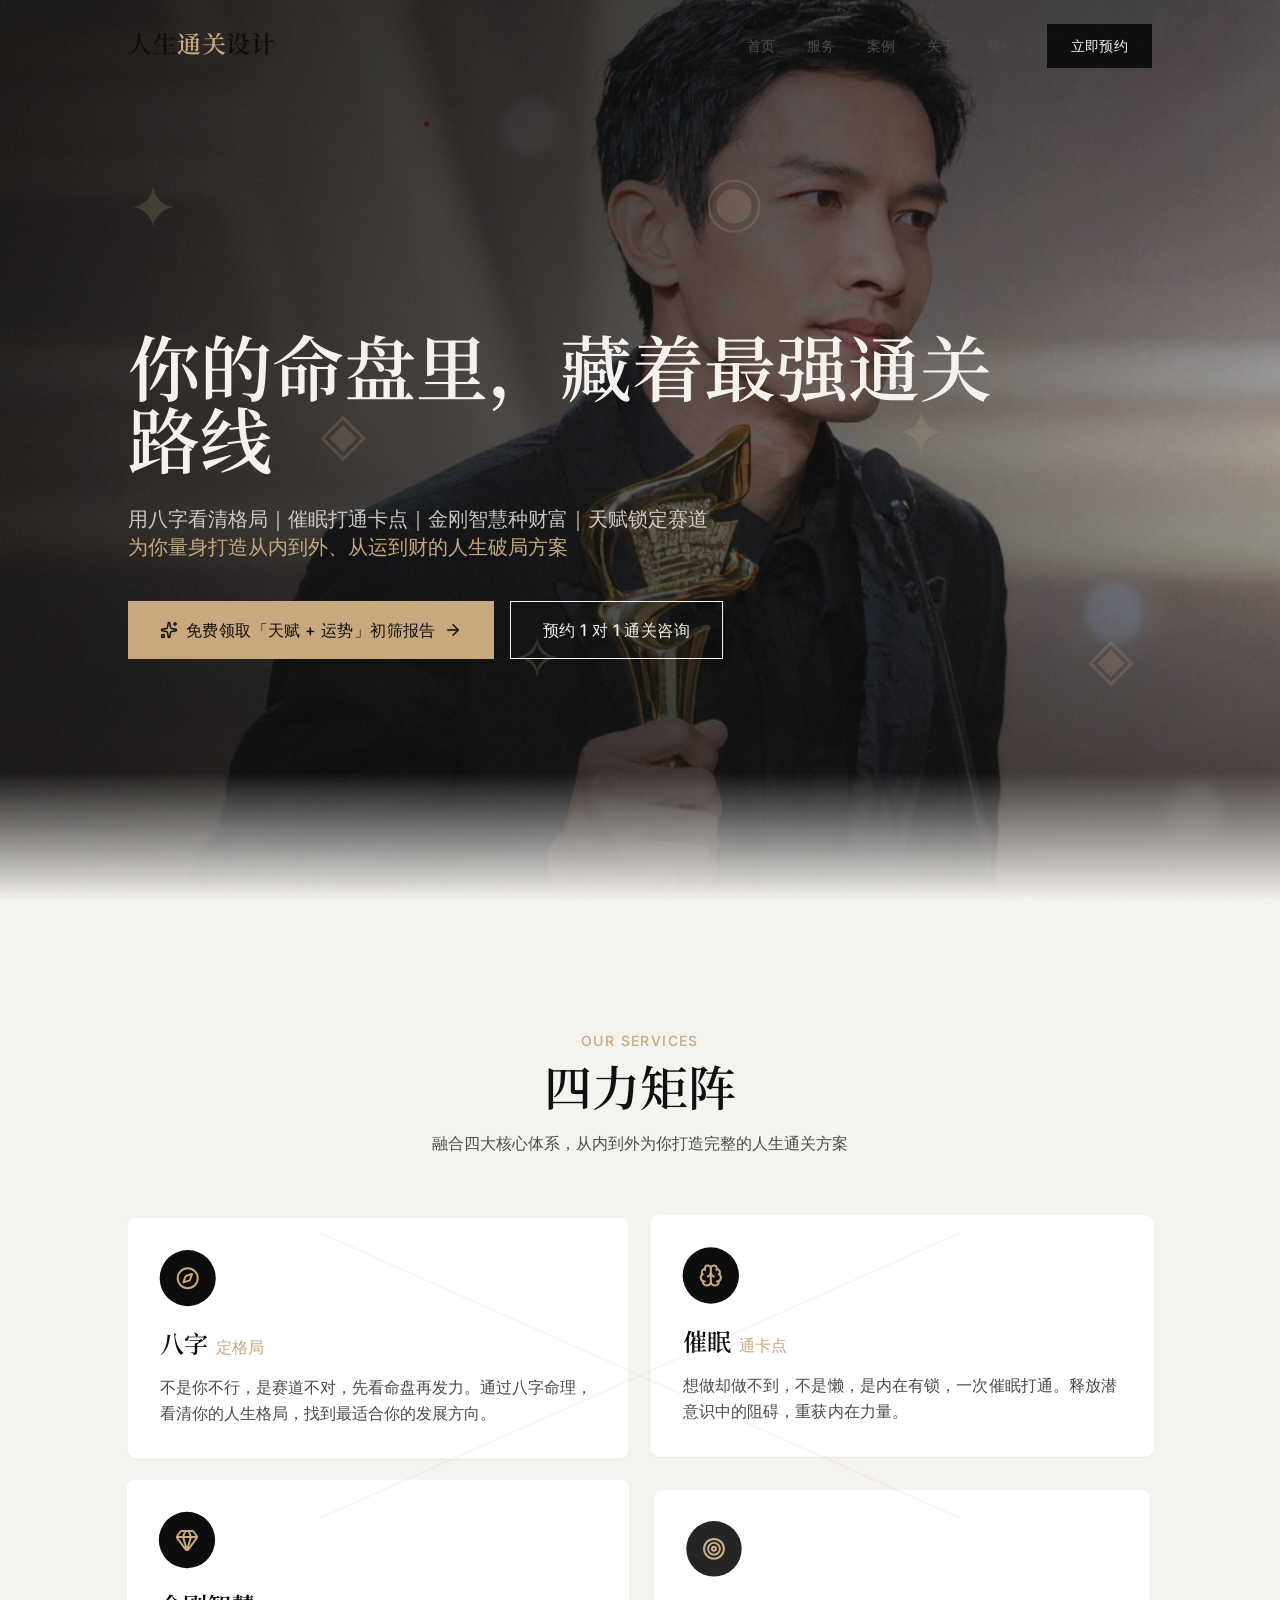
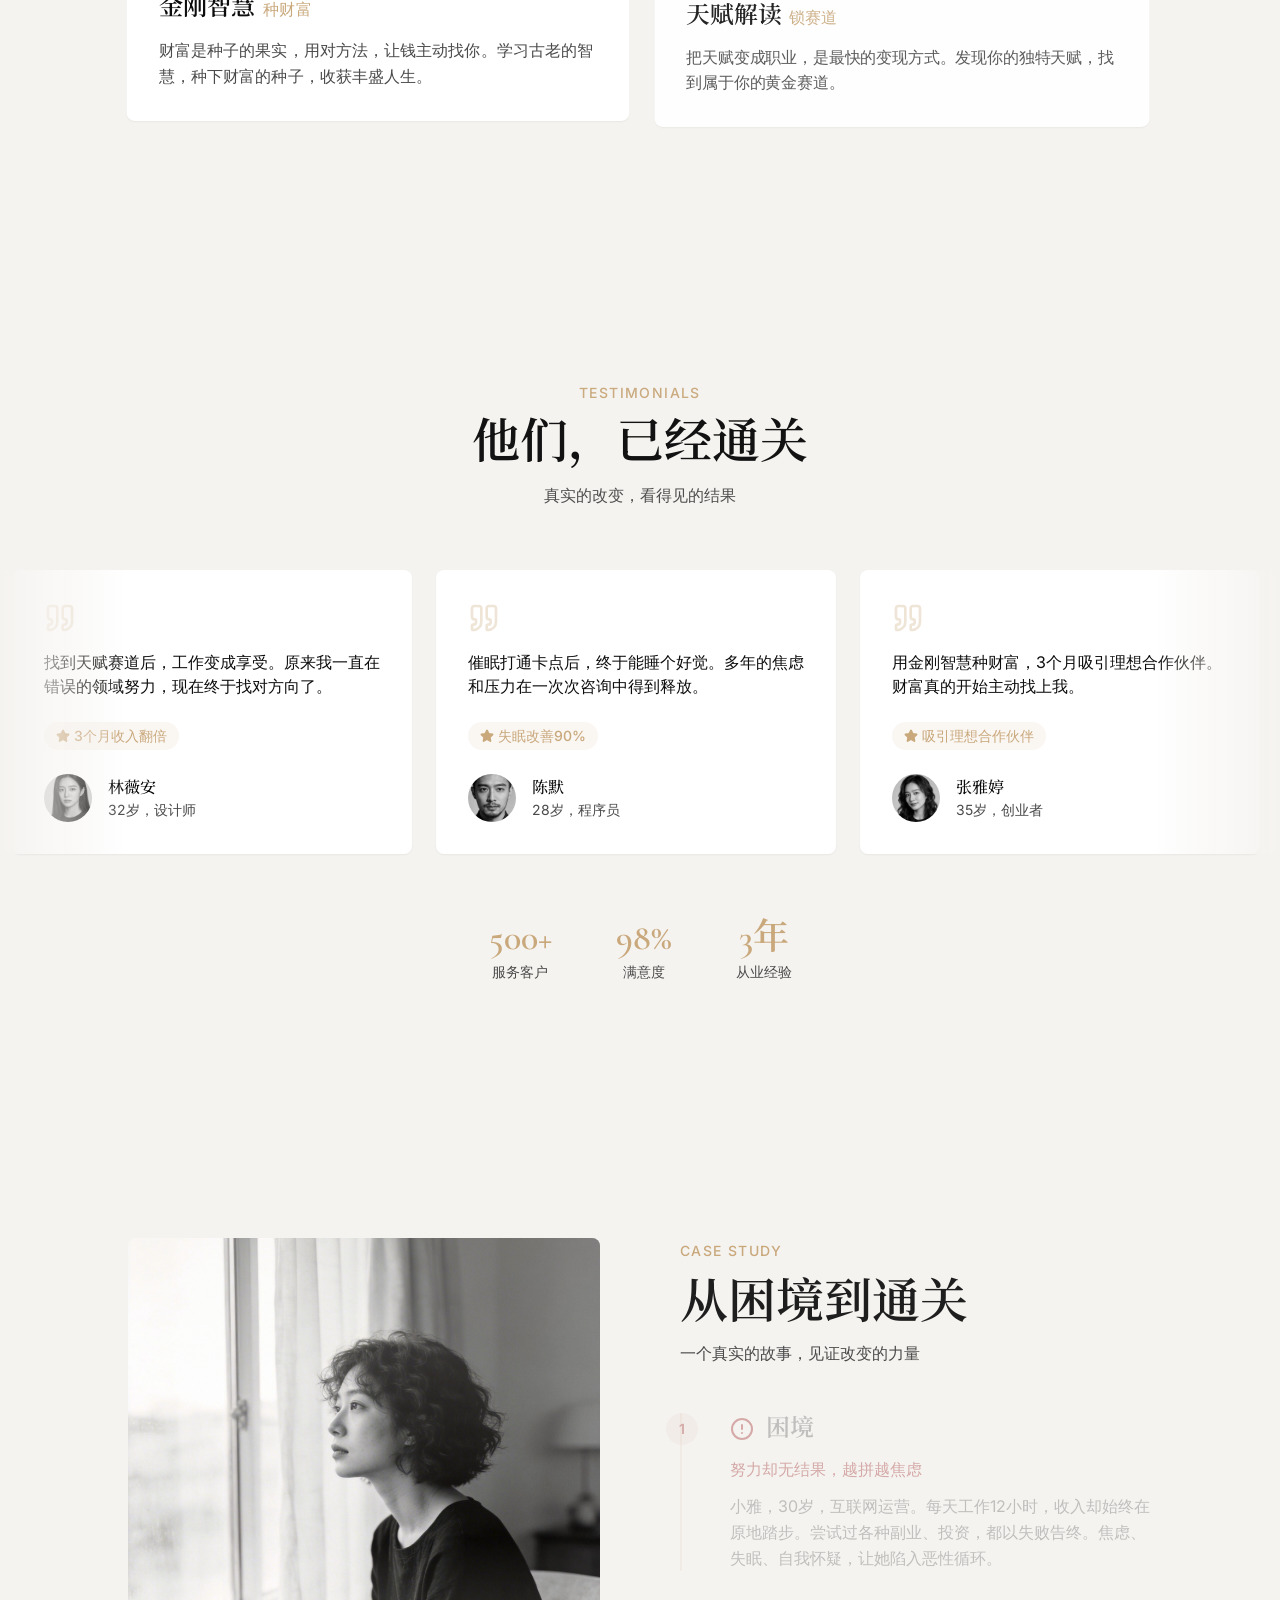
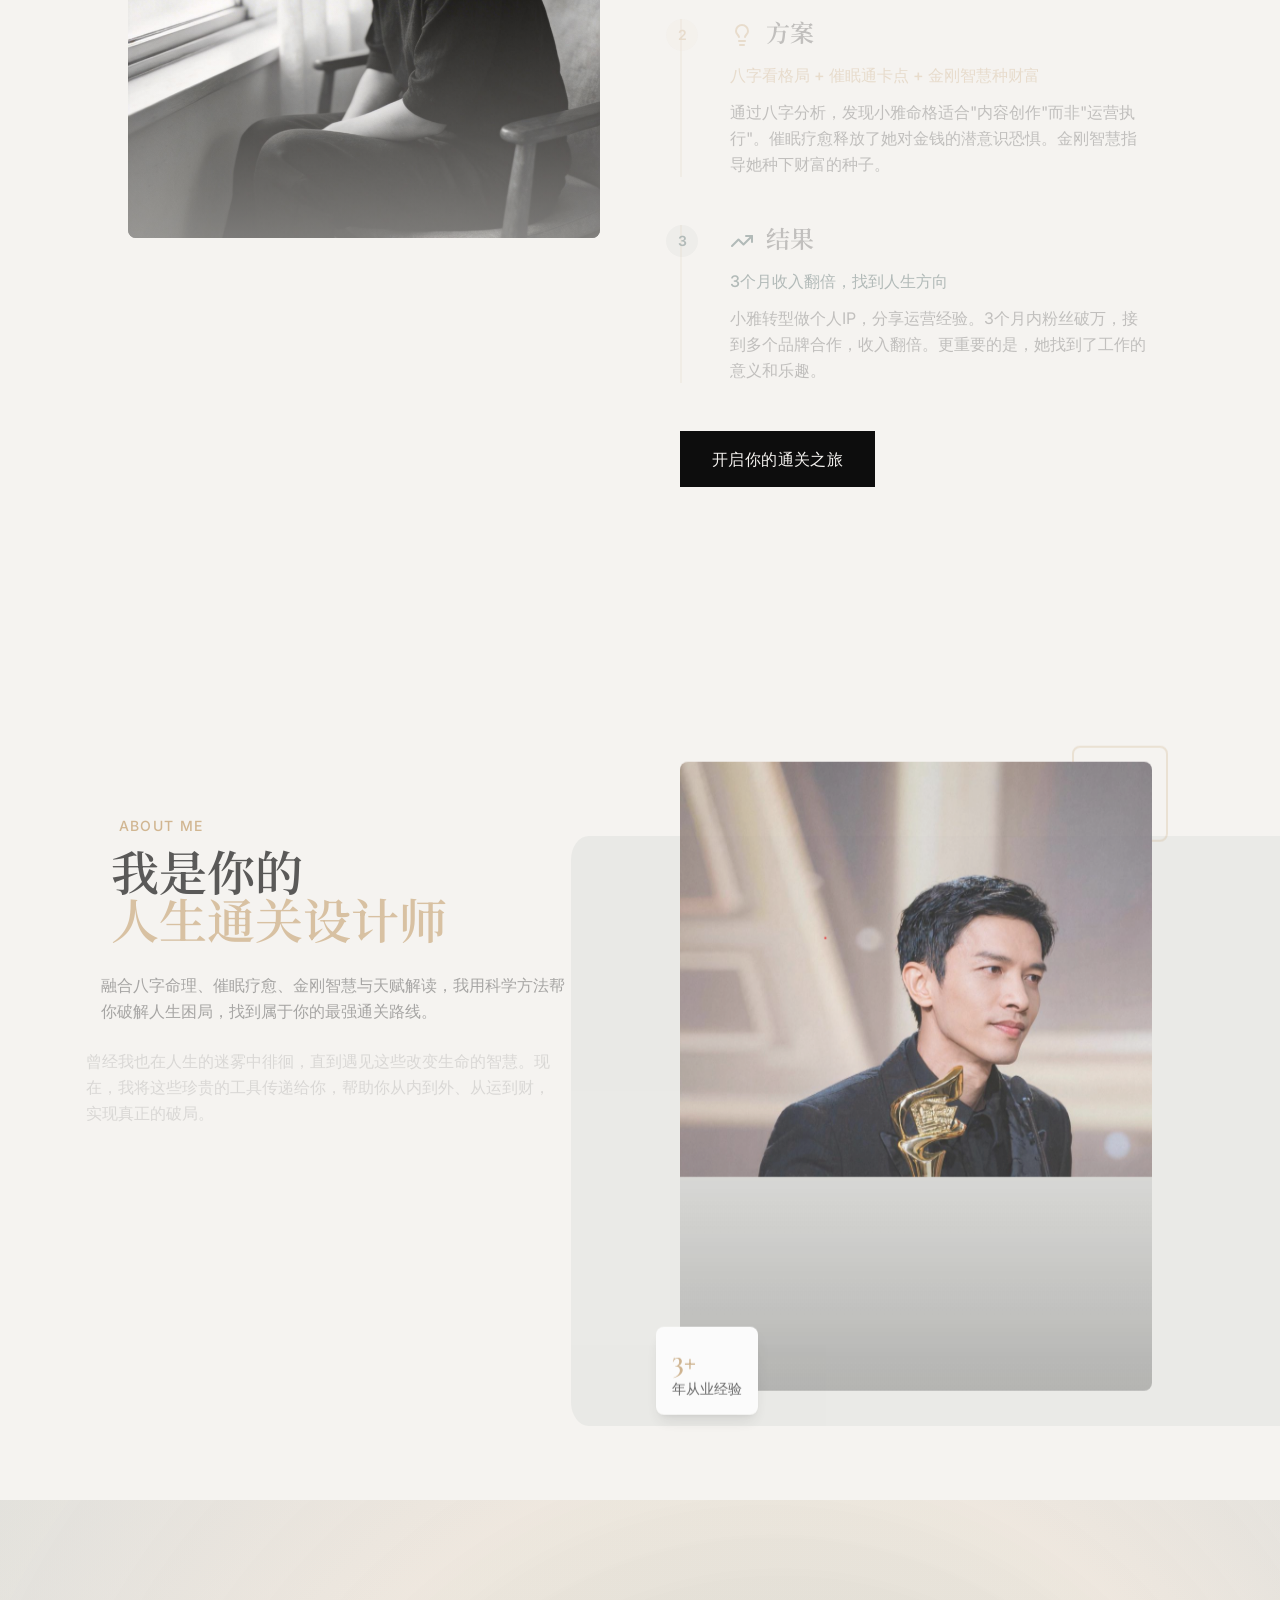
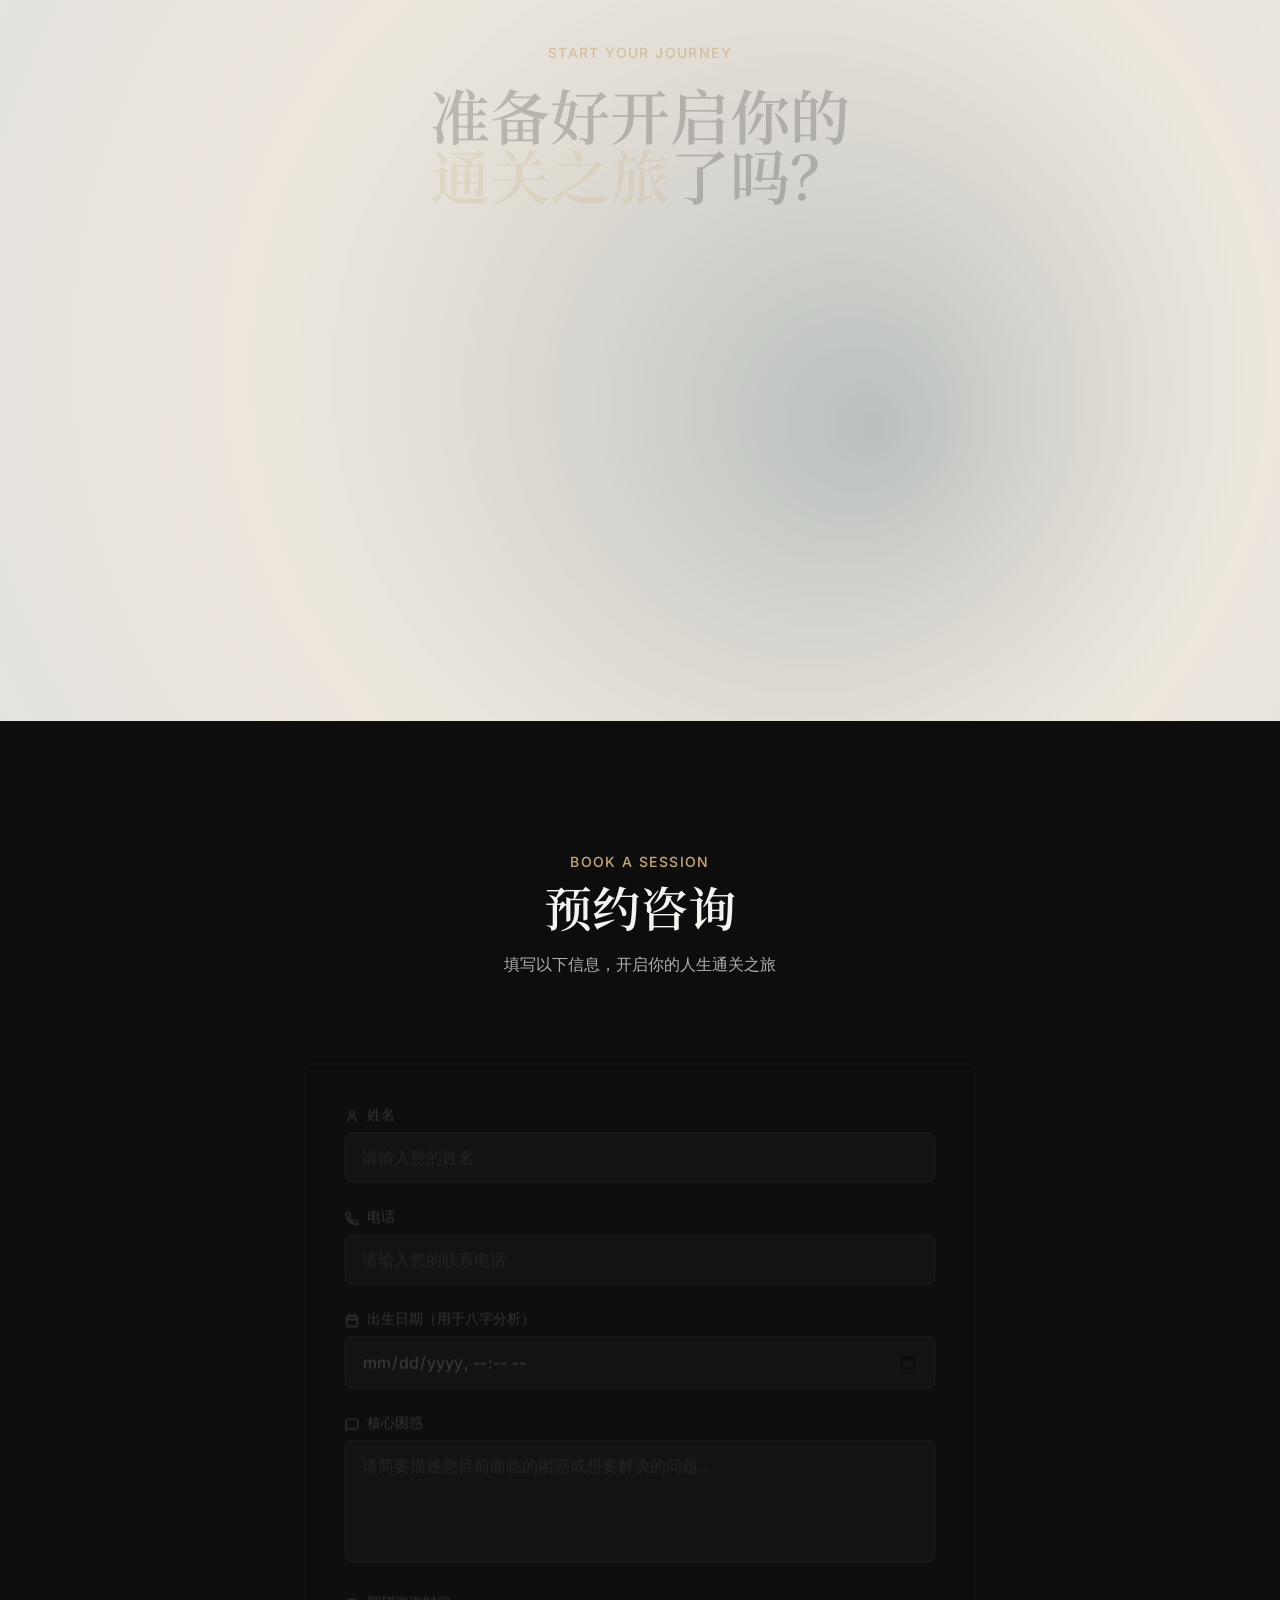
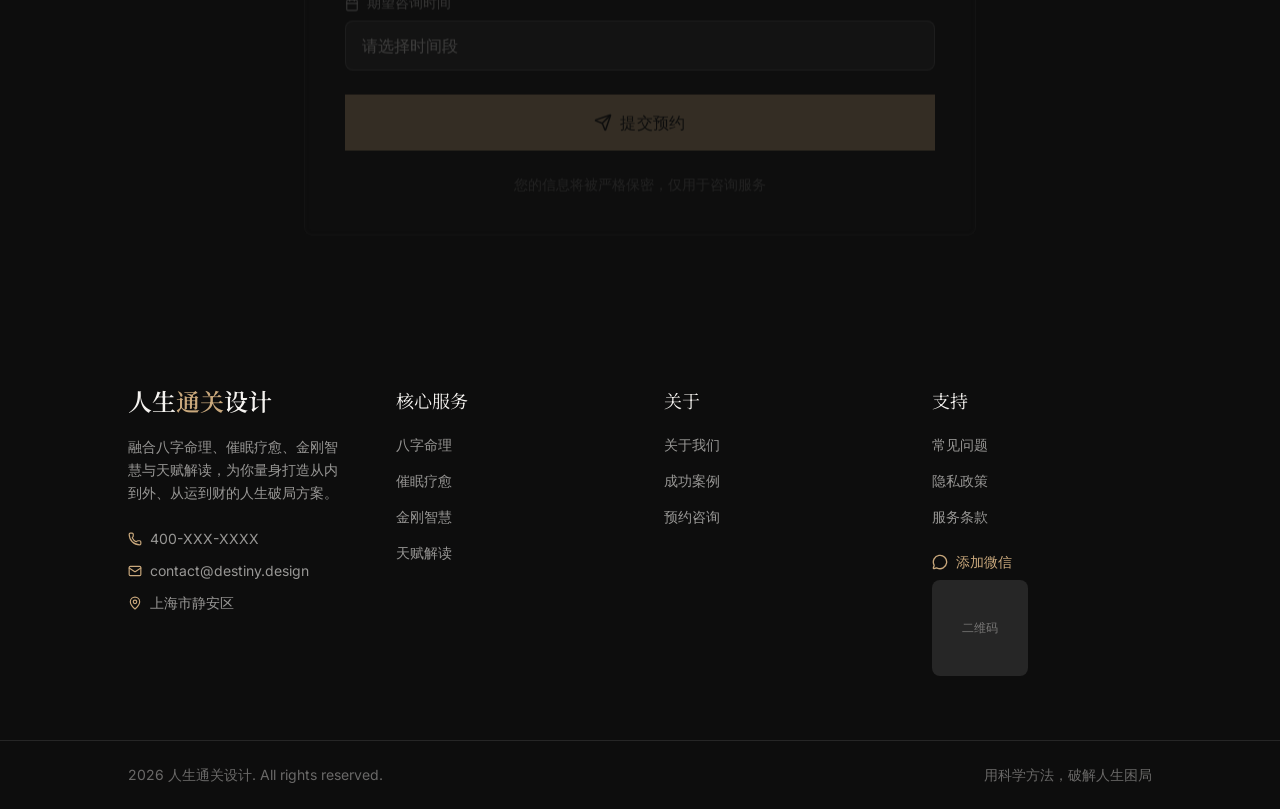
<file: index.html>
<!doctype html>
<html lang="en">
  <head>
    <meta charset="UTF-8" />
    <meta name="viewport" content="width=device-width, initial-scale=1.0" />
    <title>人生通关设计</title>
    <script type="module" crossorigin src="./assets/index-Kxi-uiXn.js"></script>
    <link rel="stylesheet" crossorigin href="./assets/index-CTBLWUE1.css">
  </head>
  <body>
    <div id="root"></div>
  </body>
</html>
</file>
<file: assets/index-CTBLWUE1.css>
@import"https://fonts.googleapis.com/css2?family=Cormorant+Garamond:ital,wght@0,300;0,400;0,500;0,600;0,700;1,300;1,400&family=Inter:wght@300;400;500;600;700&family=Noto+Serif+SC:wght@300;400;500;600;700&display=swap";*,:before,:after{--tw-border-spacing-x: 0;--tw-border-spacing-y: 0;--tw-translate-x: 0;--tw-translate-y: 0;--tw-rotate: 0;--tw-skew-x: 0;--tw-skew-y: 0;--tw-scale-x: 1;--tw-scale-y: 1;--tw-pan-x: ;--tw-pan-y: ;--tw-pinch-zoom: ;--tw-scroll-snap-strictness: proximity;--tw-gradient-from-position: ;--tw-gradient-via-position: ;--tw-gradient-to-position: ;--tw-ordinal: ;--tw-slashed-zero: ;--tw-numeric-figure: ;--tw-numeric-spacing: ;--tw-numeric-fraction: ;--tw-ring-inset: ;--tw-ring-offset-width: 0px;--tw-ring-offset-color: #fff;--tw-ring-color: rgb(59 130 246 / .5);--tw-ring-offset-shadow: 0 0 #0000;--tw-ring-shadow: 0 0 #0000;--tw-shadow: 0 0 #0000;--tw-shadow-colored: 0 0 #0000;--tw-blur: ;--tw-brightness: ;--tw-contrast: ;--tw-grayscale: ;--tw-hue-rotate: ;--tw-invert: ;--tw-saturate: ;--tw-sepia: ;--tw-drop-shadow: ;--tw-backdrop-blur: ;--tw-backdrop-brightness: ;--tw-backdrop-contrast: ;--tw-backdrop-grayscale: ;--tw-backdrop-hue-rotate: ;--tw-backdrop-invert: ;--tw-backdrop-opacity: ;--tw-backdrop-saturate: ;--tw-backdrop-sepia: ;--tw-contain-size: ;--tw-contain-layout: ;--tw-contain-paint: ;--tw-contain-style: }::backdrop{--tw-border-spacing-x: 0;--tw-border-spacing-y: 0;--tw-translate-x: 0;--tw-translate-y: 0;--tw-rotate: 0;--tw-skew-x: 0;--tw-skew-y: 0;--tw-scale-x: 1;--tw-scale-y: 1;--tw-pan-x: ;--tw-pan-y: ;--tw-pinch-zoom: ;--tw-scroll-snap-strictness: proximity;--tw-gradient-from-position: ;--tw-gradient-via-position: ;--tw-gradient-to-position: ;--tw-ordinal: ;--tw-slashed-zero: ;--tw-numeric-figure: ;--tw-numeric-spacing: ;--tw-numeric-fraction: ;--tw-ring-inset: ;--tw-ring-offset-width: 0px;--tw-ring-offset-color: #fff;--tw-ring-color: rgb(59 130 246 / .5);--tw-ring-offset-shadow: 0 0 #0000;--tw-ring-shadow: 0 0 #0000;--tw-shadow: 0 0 #0000;--tw-shadow-colored: 0 0 #0000;--tw-blur: ;--tw-brightness: ;--tw-contrast: ;--tw-grayscale: ;--tw-hue-rotate: ;--tw-invert: ;--tw-saturate: ;--tw-sepia: ;--tw-drop-shadow: ;--tw-backdrop-blur: ;--tw-backdrop-brightness: ;--tw-backdrop-contrast: ;--tw-backdrop-grayscale: ;--tw-backdrop-hue-rotate: ;--tw-backdrop-invert: ;--tw-backdrop-opacity: ;--tw-backdrop-saturate: ;--tw-backdrop-sepia: ;--tw-contain-size: ;--tw-contain-layout: ;--tw-contain-paint: ;--tw-contain-style: }*,:before,:after{box-sizing:border-box;border-width:0;border-style:solid;border-color:#e5e7eb}:before,:after{--tw-content: ""}html,:host{line-height:1.5;-webkit-text-size-adjust:100%;-moz-tab-size:4;-o-tab-size:4;tab-size:4;font-family:Inter,system-ui,sans-serif;font-feature-settings:normal;font-variation-settings:normal;-webkit-tap-highlight-color:transparent}body{margin:0;line-height:inherit}hr{height:0;color:inherit;border-top-width:1px}abbr:where([title]){-webkit-text-decoration:underline dotted;text-decoration:underline dotted}h1,h2,h3,h4,h5,h6{font-size:inherit;font-weight:inherit}a{color:inherit;text-decoration:inherit}b,strong{font-weight:bolder}code,kbd,samp,pre{font-family:ui-monospace,SFMono-Regular,Menlo,Monaco,Consolas,Liberation Mono,Courier New,monospace;font-feature-settings:normal;font-variation-settings:normal;font-size:1em}small{font-size:80%}sub,sup{font-size:75%;line-height:0;position:relative;vertical-align:baseline}sub{bottom:-.25em}sup{top:-.5em}table{text-indent:0;border-color:inherit;border-collapse:collapse}button,input,optgroup,select,textarea{font-family:inherit;font-feature-settings:inherit;font-variation-settings:inherit;font-size:100%;font-weight:inherit;line-height:inherit;letter-spacing:inherit;color:inherit;margin:0;padding:0}button,select{text-transform:none}button,input:where([type=button]),input:where([type=reset]),input:where([type=submit]){-webkit-appearance:button;background-color:transparent;background-image:none}:-moz-focusring{outline:auto}:-moz-ui-invalid{box-shadow:none}progress{vertical-align:baseline}::-webkit-inner-spin-button,::-webkit-outer-spin-button{height:auto}[type=search]{-webkit-appearance:textfield;outline-offset:-2px}::-webkit-search-decoration{-webkit-appearance:none}::-webkit-file-upload-button{-webkit-appearance:button;font:inherit}summary{display:list-item}blockquote,dl,dd,h1,h2,h3,h4,h5,h6,hr,figure,p,pre{margin:0}fieldset{margin:0;padding:0}legend{padding:0}ol,ul,menu{list-style:none;margin:0;padding:0}dialog{padding:0}textarea{resize:vertical}input::-moz-placeholder,textarea::-moz-placeholder{opacity:1;color:#9ca3af}input::placeholder,textarea::placeholder{opacity:1;color:#9ca3af}button,[role=button]{cursor:pointer}:disabled{cursor:default}img,svg,video,canvas,audio,iframe,embed,object{display:block;vertical-align:middle}img,video{max-width:100%;height:auto}[hidden]:where(:not([hidden=until-found])){display:none}:root{--background: 40 14% 96%;--foreground: 0 0% 5%;--card: 40 14% 96%;--card-foreground: 0 0% 5%;--popover: 40 14% 96%;--popover-foreground: 0 0% 5%;--primary: 0 0% 5%;--primary-foreground: 40 14% 96%;--secondary: 40 10% 90%;--secondary-foreground: 0 0% 5%;--muted: 40 10% 90%;--muted-foreground: 0 0% 29%;--accent: 37 35% 63%;--accent-foreground: 0 0% 5%;--destructive: 0 84.2% 60.2%;--destructive-foreground: 0 0% 98%;--border: 40 10% 85%;--input: 40 10% 85%;--ring: 37 35% 63%;--radius: .5rem;--sidebar-background: 40 14% 96%;--sidebar-foreground: 0 0% 29%;--sidebar-primary: 0 0% 5%;--sidebar-primary-foreground: 40 14% 96%;--sidebar-accent: 37 35% 63%;--sidebar-accent-foreground: 0 0% 5%;--sidebar-border: 40 10% 85%;--sidebar-ring: 37 35% 63%}*{border-color:hsl(var(--border))}body{--tw-bg-opacity: 1;background-color:rgb(245 243 240 / var(--tw-bg-opacity, 1));font-family:Inter,system-ui,sans-serif;--tw-text-opacity: 1;color:rgb(13 13 13 / var(--tw-text-opacity, 1));-webkit-font-smoothing:antialiased;-moz-osx-font-smoothing:grayscale;overflow-x:hidden}h1,h2,h3,h4,h5,h6{font-family:Cormorant Garamond,"Noto Serif SC",serif}.btn-primary{--tw-bg-opacity: 1;background-color:rgb(13 13 13 / var(--tw-bg-opacity, 1));padding:1rem 2rem;font-weight:500;letter-spacing:.025em;--tw-text-opacity: 1;color:rgb(245 243 240 / var(--tw-text-opacity, 1));transition-property:all;transition-timing-function:cubic-bezier(.4,0,.2,1);transition-duration:.3s;transition-timing-function:cubic-bezier(0,0,.2,1);animation-duration:.3s;animation-timing-function:cubic-bezier(0,0,.2,1)}.btn-primary:hover{--tw-bg-opacity: 1;background-color:rgb(201 168 124 / var(--tw-bg-opacity, 1));--tw-shadow: 0 0 30px rgba(201, 168, 124, .3);--tw-shadow-colored: 0 0 30px var(--tw-shadow-color);box-shadow:var(--tw-ring-offset-shadow, 0 0 #0000),var(--tw-ring-shadow, 0 0 #0000),var(--tw-shadow);--tw-shadow-color: #c9a87c;--tw-shadow: var(--tw-shadow-colored)}.btn-primary:active{--tw-scale-x: .95;--tw-scale-y: .95;transform:translate(var(--tw-translate-x),var(--tw-translate-y)) rotate(var(--tw-rotate)) skew(var(--tw-skew-x)) skewY(var(--tw-skew-y)) scaleX(var(--tw-scale-x)) scaleY(var(--tw-scale-y))}.btn-secondary{border-width:1px;--tw-border-opacity: 1;border-color:rgb(13 13 13 / var(--tw-border-opacity, 1));padding:1rem 2rem;font-weight:500;letter-spacing:.025em;--tw-text-opacity: 1;color:rgb(13 13 13 / var(--tw-text-opacity, 1));transition-property:all;transition-timing-function:cubic-bezier(.4,0,.2,1);transition-duration:.3s;transition-timing-function:cubic-bezier(0,0,.2,1);animation-duration:.3s;animation-timing-function:cubic-bezier(0,0,.2,1)}.btn-secondary:hover{--tw-bg-opacity: 1;background-color:rgb(13 13 13 / var(--tw-bg-opacity, 1));--tw-text-opacity: 1;color:rgb(245 243 240 / var(--tw-text-opacity, 1))}.btn-secondary:active{--tw-scale-x: .95;--tw-scale-y: .95;transform:translate(var(--tw-translate-x),var(--tw-translate-y)) rotate(var(--tw-rotate)) skew(var(--tw-skew-x)) skewY(var(--tw-skew-y)) scaleX(var(--tw-scale-x)) scaleY(var(--tw-scale-y))}.btn-gold{--tw-bg-opacity: 1;background-color:rgb(201 168 124 / var(--tw-bg-opacity, 1));padding:1rem 2rem;font-weight:500;letter-spacing:.025em;--tw-text-opacity: 1;color:rgb(13 13 13 / var(--tw-text-opacity, 1));transition-property:all;transition-timing-function:cubic-bezier(.4,0,.2,1);transition-duration:.3s;transition-timing-function:cubic-bezier(0,0,.2,1);animation-duration:.3s;animation-timing-function:cubic-bezier(0,0,.2,1)}.btn-gold:hover{--tw-bg-opacity: 1;background-color:rgb(212 184 143 / var(--tw-bg-opacity, 1));--tw-shadow: 0 0 30px rgba(201, 168, 124, .3);--tw-shadow-colored: 0 0 30px var(--tw-shadow-color);box-shadow:var(--tw-ring-offset-shadow, 0 0 #0000),var(--tw-ring-shadow, 0 0 #0000),var(--tw-shadow);--tw-shadow-color: #c9a87c;--tw-shadow: var(--tw-shadow-colored)}.btn-gold:active{--tw-scale-x: .95;--tw-scale-y: .95;transform:translate(var(--tw-translate-x),var(--tw-translate-y)) rotate(var(--tw-rotate)) skew(var(--tw-skew-x)) skewY(var(--tw-skew-y)) scaleX(var(--tw-scale-x)) scaleY(var(--tw-scale-y))}.section-padding{padding-left:1.5rem;padding-right:1.5rem}@media(min-width:768px){.section-padding{padding-left:3rem;padding-right:3rem}}@media(min-width:1024px){.section-padding{padding-left:5rem;padding-right:5rem}}@media(min-width:1280px){.section-padding{padding-left:8rem;padding-right:8rem}}.grain-overlay{position:fixed;top:0;left:0;width:100%;height:100%;pointer-events:none;z-index:9999;opacity:.03;background-image:url("data:image/svg+xml,%3Csvg viewBox='0 0 256 256' xmlns='http://www.w3.org/2000/svg'%3E%3Cfilter id='noiseFilter'%3E%3CfeTurbulence type='fractalNoise' baseFrequency='0.9' numOctaves='4' stitchTiles='stitch'/%3E%3C/filter%3E%3Crect width='100%25' height='100%25' filter='url(%23noiseFilter)'/%3E%3C/svg%3E")}.card-hover{transition-property:all;transition-timing-function:cubic-bezier(.4,0,.2,1);transition-duration:.5s;transition-timing-function:cubic-bezier(0,0,.2,1);animation-duration:.5s;animation-timing-function:cubic-bezier(0,0,.2,1)}.card-hover:hover{--tw-translate-y: -.5rem;transform:translate(var(--tw-translate-x),var(--tw-translate-y)) rotate(var(--tw-rotate)) skew(var(--tw-skew-x)) skewY(var(--tw-skew-y)) scaleX(var(--tw-scale-x)) scaleY(var(--tw-scale-y));--tw-shadow: 0 20px 25px -5px rgb(0 0 0 / .1), 0 8px 10px -6px rgb(0 0 0 / .1);--tw-shadow-colored: 0 20px 25px -5px var(--tw-shadow-color), 0 8px 10px -6px var(--tw-shadow-color);box-shadow:var(--tw-ring-offset-shadow, 0 0 #0000),var(--tw-ring-shadow, 0 0 #0000),var(--tw-shadow)}.link-underline{position:relative}.link-underline:after{content:"";position:absolute;bottom:0;left:0;height:1px;width:0px;--tw-bg-opacity: 1;background-color:rgb(201 168 124 / var(--tw-bg-opacity, 1));transition-property:all;transition-timing-function:cubic-bezier(.4,0,.2,1);transition-duration:.3s;animation-duration:.3s}.link-underline:hover:after{width:100%}.sr-only{position:absolute;width:1px;height:1px;padding:0;margin:-1px;overflow:hidden;clip:rect(0,0,0,0);white-space:nowrap;border-width:0}.pointer-events-none{pointer-events:none}.pointer-events-auto{pointer-events:auto}.visible{visibility:visible}.invisible{visibility:hidden}.fixed{position:fixed}.absolute{position:absolute}.relative{position:relative}.inset-0{inset:0}.inset-x-0{left:0;right:0}.inset-y-0{top:0;bottom:0}.-bottom-12{bottom:-3rem}.-bottom-6{bottom:-1.5rem}.-left-12{left:-3rem}.-left-4{left:-1rem}.-left-6{left:-1.5rem}.-right-12{right:-3rem}.-right-4{right:-1rem}.-top-12{top:-3rem}.-top-4{top:-1rem}.bottom-0{bottom:0}.left-0{left:0}.left-1\/2{left:50%}.left-2{left:.5rem}.left-\[50\%\]{left:50%}.right-0{right:0}.right-1{right:.25rem}.right-2{right:.5rem}.right-3{right:.75rem}.right-4{right:1rem}.top-0{top:0}.top-1\.5{top:.375rem}.top-1\/2{top:50%}.top-1\/4{top:25%}.top-3\.5{top:.875rem}.top-4{top:1rem}.top-\[1px\]{top:1px}.top-\[50\%\]{top:50%}.top-\[60\%\]{top:60%}.top-full{top:100%}.isolate{isolation:isolate}.-z-10{z-index:-10}.z-10{z-index:10}.z-20{z-index:20}.z-40{z-index:40}.z-50{z-index:50}.z-\[1\]{z-index:1}.order-1{order:1}.order-2{order:2}.order-first{order:-9999}.order-last{order:9999}.col-start-2{grid-column-start:2}.row-span-2{grid-row:span 2 / span 2}.row-start-1{grid-row-start:1}.\!m-0{margin:0!important}.-mx-1{margin-left:-.25rem;margin-right:-.25rem}.-my-2{margin-top:-.5rem;margin-bottom:-.5rem}.mx-2{margin-left:.5rem;margin-right:.5rem}.mx-3{margin-left:.75rem;margin-right:.75rem}.mx-3\.5{margin-left:.875rem;margin-right:.875rem}.mx-auto{margin-left:auto;margin-right:auto}.my-0{margin-top:0;margin-bottom:0}.my-0\.5{margin-top:.125rem;margin-bottom:.125rem}.my-1{margin-top:.25rem;margin-bottom:.25rem}.-ml-4{margin-left:-1rem}.-mt-4{margin-top:-1rem}.mb-1{margin-bottom:.25rem}.mb-10{margin-bottom:2.5rem}.mb-12{margin-bottom:3rem}.mb-16{margin-bottom:4rem}.mb-2{margin-bottom:.5rem}.mb-3{margin-bottom:.75rem}.mb-4{margin-bottom:1rem}.mb-6{margin-bottom:1.5rem}.mb-8{margin-bottom:2rem}.ml-1{margin-left:.25rem}.ml-4{margin-left:1rem}.ml-auto{margin-left:auto}.mr-2{margin-right:.5rem}.mt-1\.5{margin-top:.375rem}.mt-12{margin-top:3rem}.mt-16{margin-top:4rem}.mt-2{margin-top:.5rem}.mt-4{margin-top:1rem}.mt-6{margin-top:1.5rem}.mt-auto{margin-top:auto}.line-clamp-1{overflow:hidden;display:-webkit-box;-webkit-box-orient:vertical;-webkit-line-clamp:1}.line-clamp-2{overflow:hidden;display:-webkit-box;-webkit-box-orient:vertical;-webkit-line-clamp:2}.block{display:block}.inline-block{display:inline-block}.inline{display:inline}.flex{display:flex}.inline-flex{display:inline-flex}.table{display:table}.table-caption{display:table-caption}.table-cell{display:table-cell}.table-row{display:table-row}.grid{display:grid}.hidden{display:none}.aspect-\[3\/4\]{aspect-ratio:3/4}.aspect-square{aspect-ratio:1 / 1}.aspect-video{aspect-ratio:16 / 9}.size-10{width:2.5rem;height:2.5rem}.size-2{width:.5rem;height:.5rem}.size-2\.5{width:.625rem;height:.625rem}.size-3{width:.75rem;height:.75rem}.size-3\.5{width:.875rem;height:.875rem}.size-4{width:1rem;height:1rem}.size-6{width:1.5rem;height:1.5rem}.size-7{width:1.75rem;height:1.75rem}.size-8{width:2rem;height:2rem}.size-9{width:2.25rem;height:2.25rem}.size-auto{width:auto;height:auto}.size-full{width:100%;height:100%}.h-1\.5{height:.375rem}.h-10{height:2.5rem}.h-12{height:3rem}.h-14{height:3.5rem}.h-2{height:.5rem}.h-2\.5{height:.625rem}.h-2\/3{height:66.666667%}.h-20{height:5rem}.h-24{height:6rem}.h-32{height:8rem}.h-4{height:1rem}.h-5{height:1.25rem}.h-6{height:1.5rem}.h-7{height:1.75rem}.h-8{height:2rem}.h-9{height:2.25rem}.h-\[1\.15rem\]{height:1.15rem}.h-\[500px\]{height:500px}.h-\[calc\(100\%-1px\)\]{height:calc(100% - 1px)}.h-\[var\(--radix-navigation-menu-viewport-height\)\]{height:var(--radix-navigation-menu-viewport-height)}.h-\[var\(--radix-select-trigger-height\)\]{height:var(--radix-select-trigger-height)}.h-auto{height:auto}.h-full{height:100%}.h-px{height:1px}.h-svh{height:100svh}.max-h-\[300px\]{max-height:300px}.min-h-0{min-height:0px}.min-h-16{min-height:4rem}.min-h-4{min-height:1rem}.min-h-screen{min-height:100vh}.min-h-svh{min-height:100svh}.w-0{width:0px}.w-1{width:.25rem}.w-12{width:3rem}.w-14{width:3.5rem}.w-2{width:.5rem}.w-2\.5{width:.625rem}.w-20{width:5rem}.w-24{width:6rem}.w-3{width:.75rem}.w-3\/4{width:75%}.w-32{width:8rem}.w-4{width:1rem}.w-5{width:1.25rem}.w-64{width:16rem}.w-72{width:18rem}.w-8{width:2rem}.w-9{width:2.25rem}.w-\[100px\]{width:100px}.w-\[350px\]{width:350px}.w-auto{width:auto}.w-fit{width:-moz-fit-content;width:fit-content}.w-full{width:100%}.w-max{width:-moz-max-content;width:max-content}.w-px{width:1px}.min-w-0{min-width:0px}.min-w-10{min-width:2.5rem}.min-w-5{min-width:1.25rem}.min-w-8{min-width:2rem}.min-w-9{min-width:2.25rem}.min-w-\[12rem\]{min-width:12rem}.min-w-\[8rem\]{min-width:8rem}.min-w-\[var\(--radix-select-trigger-width\)\]{min-width:var(--radix-select-trigger-width)}.max-w-2xl{max-width:42rem}.max-w-3xl{max-width:48rem}.max-w-4xl{max-width:56rem}.max-w-5xl{max-width:64rem}.max-w-\[calc\(100\%-2rem\)\]{max-width:calc(100% - 2rem)}.max-w-max{max-width:-moz-max-content;max-width:max-content}.max-w-sm{max-width:24rem}.max-w-xl{max-width:36rem}.flex-1{flex:1 1 0%}.flex-shrink-0,.shrink-0{flex-shrink:0}.grow{flex-grow:1}.grow-0{flex-grow:0}.basis-full{flex-basis:100%}.caption-bottom{caption-side:bottom}.border-collapse{border-collapse:collapse}.origin-right{transform-origin:right}.-translate-x-1\/2{--tw-translate-x: -50%;transform:translate(var(--tw-translate-x),var(--tw-translate-y)) rotate(var(--tw-rotate)) skew(var(--tw-skew-x)) skewY(var(--tw-skew-y)) scaleX(var(--tw-scale-x)) scaleY(var(--tw-scale-y))}.-translate-x-px{--tw-translate-x: -1px;transform:translate(var(--tw-translate-x),var(--tw-translate-y)) rotate(var(--tw-rotate)) skew(var(--tw-skew-x)) skewY(var(--tw-skew-y)) scaleX(var(--tw-scale-x)) scaleY(var(--tw-scale-y))}.-translate-y-1\/2{--tw-translate-y: -50%;transform:translate(var(--tw-translate-x),var(--tw-translate-y)) rotate(var(--tw-rotate)) skew(var(--tw-skew-x)) skewY(var(--tw-skew-y)) scaleX(var(--tw-scale-x)) scaleY(var(--tw-scale-y))}.translate-x-\[-50\%\]{--tw-translate-x: -50%;transform:translate(var(--tw-translate-x),var(--tw-translate-y)) rotate(var(--tw-rotate)) skew(var(--tw-skew-x)) skewY(var(--tw-skew-y)) scaleX(var(--tw-scale-x)) scaleY(var(--tw-scale-y))}.translate-x-px{--tw-translate-x: 1px;transform:translate(var(--tw-translate-x),var(--tw-translate-y)) rotate(var(--tw-rotate)) skew(var(--tw-skew-x)) skewY(var(--tw-skew-y)) scaleX(var(--tw-scale-x)) scaleY(var(--tw-scale-y))}.translate-y-0\.5{--tw-translate-y: .125rem;transform:translate(var(--tw-translate-x),var(--tw-translate-y)) rotate(var(--tw-rotate)) skew(var(--tw-skew-x)) skewY(var(--tw-skew-y)) scaleX(var(--tw-scale-x)) scaleY(var(--tw-scale-y))}.translate-y-\[-50\%\]{--tw-translate-y: -50%;transform:translate(var(--tw-translate-x),var(--tw-translate-y)) rotate(var(--tw-rotate)) skew(var(--tw-skew-x)) skewY(var(--tw-skew-y)) scaleX(var(--tw-scale-x)) scaleY(var(--tw-scale-y))}.translate-y-\[calc\(-50\%_-_2px\)\]{--tw-translate-y: calc(-50% - 2px) ;transform:translate(var(--tw-translate-x),var(--tw-translate-y)) rotate(var(--tw-rotate)) skew(var(--tw-skew-x)) skewY(var(--tw-skew-y)) scaleX(var(--tw-scale-x)) scaleY(var(--tw-scale-y))}.rotate-45{--tw-rotate: 45deg;transform:translate(var(--tw-translate-x),var(--tw-translate-y)) rotate(var(--tw-rotate)) skew(var(--tw-skew-x)) skewY(var(--tw-skew-y)) scaleX(var(--tw-scale-x)) scaleY(var(--tw-scale-y))}.rotate-90{--tw-rotate: 90deg;transform:translate(var(--tw-translate-x),var(--tw-translate-y)) rotate(var(--tw-rotate)) skew(var(--tw-skew-x)) skewY(var(--tw-skew-y)) scaleX(var(--tw-scale-x)) scaleY(var(--tw-scale-y))}.transform{transform:translate(var(--tw-translate-x),var(--tw-translate-y)) rotate(var(--tw-rotate)) skew(var(--tw-skew-x)) skewY(var(--tw-skew-y)) scaleX(var(--tw-scale-x)) scaleY(var(--tw-scale-y))}@keyframes breathe{0%,to{transform:scale(1)}50%{transform:scale(1.05)}}.animate-breathe{animation:breathe 3s ease-in-out infinite}@keyframes caret-blink{0%,70%,to{opacity:1}20%,50%{opacity:0}}.animate-caret-blink{animation:caret-blink 1.25s ease-out infinite}@keyframes float{0%,to{transform:translateY(0)}50%{transform:translateY(-10px)}}.animate-float{animation:float 3s ease-in-out infinite}@keyframes marquee{0%{transform:translate(0)}to{transform:translate(-50%)}}.animate-marquee{animation:marquee 30s linear infinite}@keyframes pulse{50%{opacity:.5}}.animate-pulse{animation:pulse 2s cubic-bezier(.4,0,.6,1) infinite}@keyframes pulse-gold{0%,to{box-shadow:0 0 #c9a87c66}50%{box-shadow:0 0 0 15px #c9a87c00}}.animate-pulse-gold{animation:pulse-gold 2s ease-in-out infinite}@keyframes spin{to{transform:rotate(360deg)}}.animate-spin{animation:spin 1s linear infinite}.cursor-default{cursor:default}.cursor-text{cursor:text}.touch-none{touch-action:none}.select-none{-webkit-user-select:none;-moz-user-select:none;user-select:none}.resize-none{resize:none}.resize{resize:both}.scroll-my-1{scroll-margin-top:.25rem;scroll-margin-bottom:.25rem}.scroll-py-1{scroll-padding-top:.25rem;scroll-padding-bottom:.25rem}.list-disc{list-style-type:disc}.list-none{list-style-type:none}.appearance-none{-webkit-appearance:none;-moz-appearance:none;appearance:none}.auto-rows-min{grid-auto-rows:min-content}.grid-cols-1{grid-template-columns:repeat(1,minmax(0,1fr))}.grid-cols-2{grid-template-columns:repeat(2,minmax(0,1fr))}.grid-cols-\[0_1fr\]{grid-template-columns:0 1fr}.grid-rows-\[auto_auto\]{grid-template-rows:auto auto}.flex-row{flex-direction:row}.flex-col{flex-direction:column}.flex-col-reverse{flex-direction:column-reverse}.flex-wrap{flex-wrap:wrap}.place-content-center{place-content:center}.items-start{align-items:flex-start}.items-end{align-items:flex-end}.items-center{align-items:center}.items-baseline{align-items:baseline}.items-stretch{align-items:stretch}.justify-start{justify-content:flex-start}.justify-center{justify-content:center}.justify-between{justify-content:space-between}.justify-items-start{justify-items:start}.gap-0\.5{gap:.125rem}.gap-1{gap:.25rem}.gap-1\.5{gap:.375rem}.gap-12{gap:3rem}.gap-2{gap:.5rem}.gap-2\.5{gap:.625rem}.gap-3{gap:.75rem}.gap-4{gap:1rem}.gap-6{gap:1.5rem}.gap-7{gap:1.75rem}.gap-8{gap:2rem}.gap-\[--spacing\(var\(--gap\)\)\]{gap:var(--spacing(var(--gap)))}.gap-y-0\.5{row-gap:.125rem}.space-y-12>:not([hidden])~:not([hidden]){--tw-space-y-reverse: 0;margin-top:calc(3rem * calc(1 - var(--tw-space-y-reverse)));margin-bottom:calc(3rem * var(--tw-space-y-reverse))}.space-y-3>:not([hidden])~:not([hidden]){--tw-space-y-reverse: 0;margin-top:calc(.75rem * calc(1 - var(--tw-space-y-reverse)));margin-bottom:calc(.75rem * var(--tw-space-y-reverse))}.space-y-6>:not([hidden])~:not([hidden]){--tw-space-y-reverse: 0;margin-top:calc(1.5rem * calc(1 - var(--tw-space-y-reverse)));margin-bottom:calc(1.5rem * var(--tw-space-y-reverse))}.self-start{align-self:flex-start}.self-stretch{align-self:stretch}.justify-self-end{justify-self:end}.overflow-auto{overflow:auto}.overflow-hidden{overflow:hidden}.overflow-x-auto{overflow-x:auto}.overflow-y-auto{overflow-y:auto}.overflow-x-hidden{overflow-x:hidden}.whitespace-nowrap{white-space:nowrap}.break-words{overflow-wrap:break-word}.rounded-\[2px\]{border-radius:2px}.rounded-\[4px\]{border-radius:4px}.rounded-\[calc\(var\(--radius\)-5px\)\]{border-radius:calc(var(--radius) - 5px)}.rounded-\[inherit\]{border-radius:inherit}.rounded-full{border-radius:9999px}.rounded-lg{border-radius:var(--radius)}.rounded-md{border-radius:calc(var(--radius) - 2px)}.rounded-none{border-radius:0}.rounded-sm{border-radius:calc(var(--radius) - 4px)}.rounded-xl{border-radius:calc(var(--radius) + 4px)}.rounded-xs{border-radius:calc(var(--radius) - 6px)}.rounded-l-3xl{border-top-left-radius:1.5rem;border-bottom-left-radius:1.5rem}.rounded-l-md{border-top-left-radius:calc(var(--radius) - 2px);border-bottom-left-radius:calc(var(--radius) - 2px)}.rounded-r-md{border-top-right-radius:calc(var(--radius) - 2px);border-bottom-right-radius:calc(var(--radius) - 2px)}.rounded-tl-sm{border-top-left-radius:calc(var(--radius) - 4px)}.border{border-width:1px}.border-0{border-width:0px}.border-2{border-width:2px}.border-\[1\.5px\]{border-width:1.5px}.border-y{border-top-width:1px;border-bottom-width:1px}.border-b{border-bottom-width:1px}.border-l{border-left-width:1px}.border-l-2{border-left-width:2px}.border-r{border-right-width:1px}.border-t{border-top-width:1px}.border-dashed{border-style:dashed}.border-border{border-color:hsl(var(--border))}.border-border\/50{border-color:hsl(var(--border) / .5)}.border-cream{--tw-border-opacity: 1;border-color:rgb(245 243 240 / var(--tw-border-opacity, 1))}.border-gold\/20{border-color:#c9a87c33}.border-gold\/30{border-color:#c9a87c4d}.border-input{border-color:hsl(var(--input))}.border-primary{border-color:hsl(var(--primary))}.border-sidebar-border{border-color:hsl(var(--sidebar-border))}.border-transparent{border-color:transparent}.border-white\/10{border-color:#ffffff1a}.border-white\/20{border-color:#fff3}.border-l-transparent{border-left-color:transparent}.border-t-transparent{border-top-color:transparent}.bg-accent{background-color:hsl(var(--accent))}.bg-background{background-color:hsl(var(--background))}.bg-black\/50{background-color:#00000080}.bg-border{background-color:hsl(var(--border))}.bg-card{background-color:hsl(var(--card))}.bg-cream{--tw-bg-opacity: 1;background-color:rgb(245 243 240 / var(--tw-bg-opacity, 1))}.bg-cream\/90{background-color:#f5f3f0e6}.bg-deep-red\/10{background-color:#8b00001a}.bg-deep-teal\/10{background-color:#1a3a3a1a}.bg-deep-teal\/5{background-color:#1a3a3a0d}.bg-destructive{--tw-bg-opacity: 1;background-color:hsl(var(--destructive) / var(--tw-bg-opacity, 1))}.bg-foreground{background-color:hsl(var(--foreground))}.bg-gold{--tw-bg-opacity: 1;background-color:rgb(201 168 124 / var(--tw-bg-opacity, 1))}.bg-gold\/10{background-color:#c9a87c1a}.bg-ink{--tw-bg-opacity: 1;background-color:rgb(13 13 13 / var(--tw-bg-opacity, 1))}.bg-input{background-color:hsl(var(--input))}.bg-muted{background-color:hsl(var(--muted))}.bg-muted\/50{background-color:hsl(var(--muted) / .5)}.bg-popover{background-color:hsl(var(--popover))}.bg-primary{background-color:hsl(var(--primary))}.bg-primary\/20{background-color:hsl(var(--primary) / .2)}.bg-secondary{background-color:hsl(var(--secondary))}.bg-sidebar{background-color:hsl(var(--sidebar-background))}.bg-sidebar-border{background-color:hsl(var(--sidebar-border))}.bg-transparent{background-color:transparent}.bg-white{--tw-bg-opacity: 1;background-color:rgb(255 255 255 / var(--tw-bg-opacity, 1))}.bg-white\/10{background-color:#ffffff1a}.bg-white\/5{background-color:#ffffff0d}.bg-gradient-to-br{background-image:linear-gradient(to bottom right,var(--tw-gradient-stops))}.bg-gradient-to-l{background-image:linear-gradient(to left,var(--tw-gradient-stops))}.bg-gradient-to-r{background-image:linear-gradient(to right,var(--tw-gradient-stops))}.bg-gradient-to-t{background-image:linear-gradient(to top,var(--tw-gradient-stops))}.from-cream{--tw-gradient-from: #f5f3f0 var(--tw-gradient-from-position);--tw-gradient-to: rgb(245 243 240 / 0) var(--tw-gradient-to-position);--tw-gradient-stops: var(--tw-gradient-from), var(--tw-gradient-to)}.from-cream\/50{--tw-gradient-from: rgb(245 243 240 / .5) var(--tw-gradient-from-position);--tw-gradient-to: rgb(245 243 240 / 0) var(--tw-gradient-to-position);--tw-gradient-stops: var(--tw-gradient-from), var(--tw-gradient-to)}.from-gold\/10{--tw-gradient-from: rgb(201 168 124 / .1) var(--tw-gradient-from-position);--tw-gradient-to: rgb(201 168 124 / 0) var(--tw-gradient-to-position);--tw-gradient-stops: var(--tw-gradient-from), var(--tw-gradient-to)}.from-gold\/20{--tw-gradient-from: rgb(201 168 124 / .2) var(--tw-gradient-from-position);--tw-gradient-to: rgb(201 168 124 / 0) var(--tw-gradient-to-position);--tw-gradient-stops: var(--tw-gradient-from), var(--tw-gradient-to)}.from-ink\/30{--tw-gradient-from: rgb(13 13 13 / .3) var(--tw-gradient-from-position);--tw-gradient-to: rgb(13 13 13 / 0) var(--tw-gradient-to-position);--tw-gradient-stops: var(--tw-gradient-from), var(--tw-gradient-to)}.from-ink\/60{--tw-gradient-from: rgb(13 13 13 / .6) var(--tw-gradient-from-position);--tw-gradient-to: rgb(13 13 13 / 0) var(--tw-gradient-to-position);--tw-gradient-stops: var(--tw-gradient-from), var(--tw-gradient-to)}.from-ink\/80{--tw-gradient-from: rgb(13 13 13 / .8) var(--tw-gradient-from-position);--tw-gradient-to: rgb(13 13 13 / 0) var(--tw-gradient-to-position);--tw-gradient-stops: var(--tw-gradient-from), var(--tw-gradient-to)}.via-ink\/50{--tw-gradient-to: rgb(13 13 13 / 0) var(--tw-gradient-to-position);--tw-gradient-stops: var(--tw-gradient-from), rgb(13 13 13 / .5) var(--tw-gradient-via-position), var(--tw-gradient-to)}.via-transparent{--tw-gradient-to: rgb(0 0 0 / 0) var(--tw-gradient-to-position);--tw-gradient-stops: var(--tw-gradient-from), transparent var(--tw-gradient-via-position), var(--tw-gradient-to)}.to-cream\/30{--tw-gradient-to: rgb(245 243 240 / .3) var(--tw-gradient-to-position)}.to-gold\/5{--tw-gradient-to: rgb(201 168 124 / .05) var(--tw-gradient-to-position)}.to-ink\/30{--tw-gradient-to: rgb(13 13 13 / .3) var(--tw-gradient-to-position)}.to-transparent{--tw-gradient-to: transparent var(--tw-gradient-to-position)}.fill-current{fill:currentColor}.fill-foreground{fill:hsl(var(--foreground))}.fill-primary{fill:hsl(var(--primary))}.object-cover{-o-object-fit:cover;object-fit:cover}.object-center{-o-object-position:center;object-position:center}.p-0{padding:0}.p-1{padding:.25rem}.p-2{padding:.5rem}.p-3{padding:.75rem}.p-4{padding:1rem}.p-6{padding:1.5rem}.p-8{padding:2rem}.p-\[3px\]{padding:3px}.p-px{padding:1px}.px-1{padding-left:.25rem;padding-right:.25rem}.px-1\.5{padding-left:.375rem;padding-right:.375rem}.px-2{padding-left:.5rem;padding-right:.5rem}.px-2\.5{padding-left:.625rem;padding-right:.625rem}.px-3{padding-left:.75rem;padding-right:.75rem}.px-4{padding-left:1rem;padding-right:1rem}.px-6{padding-left:1.5rem;padding-right:1.5rem}.py-0\.5{padding-top:.125rem;padding-bottom:.125rem}.py-1{padding-top:.25rem;padding-bottom:.25rem}.py-1\.5{padding-top:.375rem;padding-bottom:.375rem}.py-16{padding-top:4rem;padding-bottom:4rem}.py-2{padding-top:.5rem;padding-bottom:.5rem}.py-24{padding-top:6rem;padding-bottom:6rem}.py-3{padding-top:.75rem;padding-bottom:.75rem}.py-4{padding-top:1rem;padding-bottom:1rem}.py-6{padding-top:1.5rem;padding-bottom:1.5rem}.pb-3{padding-bottom:.75rem}.pb-4{padding-bottom:1rem}.pl-2{padding-left:.5rem}.pl-3{padding-left:.75rem}.pl-4{padding-left:1rem}.pl-8{padding-left:2rem}.pr-1{padding-right:.25rem}.pr-2{padding-right:.5rem}.pr-2\.5{padding-right:.625rem}.pr-3{padding-right:.75rem}.pr-8{padding-right:2rem}.pt-0{padding-top:0}.pt-24{padding-top:6rem}.pt-3{padding-top:.75rem}.pt-4{padding-top:1rem}.text-left{text-align:left}.text-center{text-align:center}.align-middle{vertical-align:middle}.font-mono{font-family:ui-monospace,SFMono-Regular,Menlo,Monaco,Consolas,Liberation Mono,Courier New,monospace}.font-sans{font-family:Inter,system-ui,sans-serif}.font-serif{font-family:Cormorant Garamond,"Noto Serif SC",serif}.text-2xl{font-size:1.5rem;line-height:2rem}.text-3xl{font-size:1.875rem;line-height:2.25rem}.text-4xl{font-size:2.25rem;line-height:2.5rem}.text-\[0\.8rem\]{font-size:.8rem}.text-base{font-size:1rem;line-height:1.5rem}.text-lg{font-size:1.125rem;line-height:1.75rem}.text-sm{font-size:.875rem;line-height:1.25rem}.text-sm\/relaxed{font-size:.875rem;line-height:1.625}.text-xl{font-size:1.25rem;line-height:1.75rem}.text-xs{font-size:.75rem;line-height:1rem}.font-medium{font-weight:500}.font-normal{font-weight:400}.font-semibold{font-weight:600}.uppercase{text-transform:uppercase}.tabular-nums{--tw-numeric-spacing: tabular-nums;font-variant-numeric:var(--tw-ordinal) var(--tw-slashed-zero) var(--tw-numeric-figure) var(--tw-numeric-spacing) var(--tw-numeric-fraction)}.leading-none{line-height:1}.leading-normal{line-height:1.5}.leading-relaxed{line-height:1.625}.leading-snug{line-height:1.375}.leading-tight{line-height:1.25}.tracking-tight{letter-spacing:-.025em}.tracking-wide{letter-spacing:.025em}.tracking-widest{letter-spacing:.1em}.text-accent-foreground{color:hsl(var(--accent-foreground))}.text-background{color:hsl(var(--background))}.text-card-foreground{color:hsl(var(--card-foreground))}.text-cream{--tw-text-opacity: 1;color:rgb(245 243 240 / var(--tw-text-opacity, 1))}.text-cream\/40{color:#f5f3f066}.text-cream\/60{color:#f5f3f099}.text-cream\/70{color:#f5f3f0b3}.text-cream\/80{color:#f5f3f0cc}.text-current{color:currentColor}.text-deep-red{--tw-text-opacity: 1;color:rgb(139 0 0 / var(--tw-text-opacity, 1))}.text-deep-teal{--tw-text-opacity: 1;color:rgb(26 58 58 / var(--tw-text-opacity, 1))}.text-destructive{--tw-text-opacity: 1;color:hsl(var(--destructive) / var(--tw-text-opacity, 1))}.text-foreground{color:hsl(var(--foreground))}.text-gold{--tw-text-opacity: 1;color:rgb(201 168 124 / var(--tw-text-opacity, 1))}.text-gold\/20{color:#c9a87c33}.text-gold\/30{color:#c9a87c4d}.text-graphite{--tw-text-opacity: 1;color:rgb(74 74 74 / var(--tw-text-opacity, 1))}.text-ink{--tw-text-opacity: 1;color:rgb(13 13 13 / var(--tw-text-opacity, 1))}.text-muted-foreground{color:hsl(var(--muted-foreground))}.text-popover-foreground{color:hsl(var(--popover-foreground))}.text-primary{color:hsl(var(--primary))}.text-primary-foreground{color:hsl(var(--primary-foreground))}.text-secondary-foreground{color:hsl(var(--secondary-foreground))}.text-sidebar-foreground{color:hsl(var(--sidebar-foreground))}.text-sidebar-foreground\/70{color:hsl(var(--sidebar-foreground) / .7)}.text-white{--tw-text-opacity: 1;color:rgb(255 255 255 / var(--tw-text-opacity, 1))}.underline-offset-4{text-underline-offset:4px}.placeholder-cream\/40::-moz-placeholder{color:#f5f3f066}.placeholder-cream\/40::placeholder{color:#f5f3f066}.opacity-0{opacity:0}.opacity-10{opacity:.1}.opacity-100{opacity:1}.opacity-50{opacity:.5}.opacity-70{opacity:.7}.shadow{--tw-shadow: 0 1px 3px 0 rgb(0 0 0 / .1), 0 1px 2px -1px rgb(0 0 0 / .1);--tw-shadow-colored: 0 1px 3px 0 var(--tw-shadow-color), 0 1px 2px -1px var(--tw-shadow-color);box-shadow:var(--tw-ring-offset-shadow, 0 0 #0000),var(--tw-ring-shadow, 0 0 #0000),var(--tw-shadow)}.shadow-\[0_0_0_1px_hsl\(var\(--sidebar-border\)\)\]{--tw-shadow: 0 0 0 1px hsl(var(--sidebar-border));--tw-shadow-colored: 0 0 0 1px var(--tw-shadow-color);box-shadow:var(--tw-ring-offset-shadow, 0 0 #0000),var(--tw-ring-shadow, 0 0 #0000),var(--tw-shadow)}.shadow-lg{--tw-shadow: 0 10px 15px -3px rgb(0 0 0 / .1), 0 4px 6px -4px rgb(0 0 0 / .1);--tw-shadow-colored: 0 10px 15px -3px var(--tw-shadow-color), 0 4px 6px -4px var(--tw-shadow-color);box-shadow:var(--tw-ring-offset-shadow, 0 0 #0000),var(--tw-ring-shadow, 0 0 #0000),var(--tw-shadow)}.shadow-md{--tw-shadow: 0 4px 6px -1px rgb(0 0 0 / .1), 0 2px 4px -2px rgb(0 0 0 / .1);--tw-shadow-colored: 0 4px 6px -1px var(--tw-shadow-color), 0 2px 4px -2px var(--tw-shadow-color);box-shadow:var(--tw-ring-offset-shadow, 0 0 #0000),var(--tw-ring-shadow, 0 0 #0000),var(--tw-shadow)}.shadow-none{--tw-shadow: 0 0 #0000;--tw-shadow-colored: 0 0 #0000;box-shadow:var(--tw-ring-offset-shadow, 0 0 #0000),var(--tw-ring-shadow, 0 0 #0000),var(--tw-shadow)}.shadow-sm{--tw-shadow: 0 1px 2px 0 rgb(0 0 0 / .05);--tw-shadow-colored: 0 1px 2px 0 var(--tw-shadow-color);box-shadow:var(--tw-ring-offset-shadow, 0 0 #0000),var(--tw-ring-shadow, 0 0 #0000),var(--tw-shadow)}.shadow-xl{--tw-shadow: 0 20px 25px -5px rgb(0 0 0 / .1), 0 8px 10px -6px rgb(0 0 0 / .1);--tw-shadow-colored: 0 20px 25px -5px var(--tw-shadow-color), 0 8px 10px -6px var(--tw-shadow-color);box-shadow:var(--tw-ring-offset-shadow, 0 0 #0000),var(--tw-ring-shadow, 0 0 #0000),var(--tw-shadow)}.shadow-xs{--tw-shadow: 0 1px 2px 0 rgb(0 0 0 / .05);--tw-shadow-colored: 0 1px 2px 0 var(--tw-shadow-color);box-shadow:var(--tw-ring-offset-shadow, 0 0 #0000),var(--tw-ring-shadow, 0 0 #0000),var(--tw-shadow)}.outline-none{outline:2px solid transparent;outline-offset:2px}.outline{outline-style:solid}.ring-0{--tw-ring-offset-shadow: var(--tw-ring-inset) 0 0 0 var(--tw-ring-offset-width) var(--tw-ring-offset-color);--tw-ring-shadow: var(--tw-ring-inset) 0 0 0 calc(0px + var(--tw-ring-offset-width)) var(--tw-ring-color);box-shadow:var(--tw-ring-offset-shadow),var(--tw-ring-shadow),var(--tw-shadow, 0 0 #0000)}.ring-ring\/50{--tw-ring-color: hsl(var(--ring) / .5)}.ring-sidebar-ring{--tw-ring-color: hsl(var(--sidebar-ring))}.ring-offset-background{--tw-ring-offset-color: hsl(var(--background))}.blur{--tw-blur: blur(8px);filter:var(--tw-blur) var(--tw-brightness) var(--tw-contrast) var(--tw-grayscale) var(--tw-hue-rotate) var(--tw-invert) var(--tw-saturate) var(--tw-sepia) var(--tw-drop-shadow)}.grayscale{--tw-grayscale: grayscale(100%);filter:var(--tw-blur) var(--tw-brightness) var(--tw-contrast) var(--tw-grayscale) var(--tw-hue-rotate) var(--tw-invert) var(--tw-saturate) var(--tw-sepia) var(--tw-drop-shadow)}.filter{filter:var(--tw-blur) var(--tw-brightness) var(--tw-contrast) var(--tw-grayscale) var(--tw-hue-rotate) var(--tw-invert) var(--tw-saturate) var(--tw-sepia) var(--tw-drop-shadow)}.backdrop-blur-md{--tw-backdrop-blur: blur(12px);-webkit-backdrop-filter:var(--tw-backdrop-blur) var(--tw-backdrop-brightness) var(--tw-backdrop-contrast) var(--tw-backdrop-grayscale) var(--tw-backdrop-hue-rotate) var(--tw-backdrop-invert) var(--tw-backdrop-opacity) var(--tw-backdrop-saturate) var(--tw-backdrop-sepia);backdrop-filter:var(--tw-backdrop-blur) var(--tw-backdrop-brightness) var(--tw-backdrop-contrast) var(--tw-backdrop-grayscale) var(--tw-backdrop-hue-rotate) var(--tw-backdrop-invert) var(--tw-backdrop-opacity) var(--tw-backdrop-saturate) var(--tw-backdrop-sepia)}.backdrop-blur-sm{--tw-backdrop-blur: blur(4px);-webkit-backdrop-filter:var(--tw-backdrop-blur) var(--tw-backdrop-brightness) var(--tw-backdrop-contrast) var(--tw-backdrop-grayscale) var(--tw-backdrop-hue-rotate) var(--tw-backdrop-invert) var(--tw-backdrop-opacity) var(--tw-backdrop-saturate) var(--tw-backdrop-sepia);backdrop-filter:var(--tw-backdrop-blur) var(--tw-backdrop-brightness) var(--tw-backdrop-contrast) var(--tw-backdrop-grayscale) var(--tw-backdrop-hue-rotate) var(--tw-backdrop-invert) var(--tw-backdrop-opacity) var(--tw-backdrop-saturate) var(--tw-backdrop-sepia)}.transition{transition-property:color,background-color,border-color,text-decoration-color,fill,stroke,opacity,box-shadow,transform,filter,backdrop-filter;transition-timing-function:cubic-bezier(.4,0,.2,1);transition-duration:.15s}.transition-\[color\,box-shadow\]{transition-property:color,box-shadow;transition-timing-function:cubic-bezier(.4,0,.2,1);transition-duration:.15s}.transition-\[left\,right\,width\]{transition-property:left,right,width;transition-timing-function:cubic-bezier(.4,0,.2,1);transition-duration:.15s}.transition-\[margin\,opacity\]{transition-property:margin,opacity;transition-timing-function:cubic-bezier(.4,0,.2,1);transition-duration:.15s}.transition-\[width\,height\,padding\]{transition-property:width,height,padding;transition-timing-function:cubic-bezier(.4,0,.2,1);transition-duration:.15s}.transition-\[width\]{transition-property:width;transition-timing-function:cubic-bezier(.4,0,.2,1);transition-duration:.15s}.transition-all{transition-property:all;transition-timing-function:cubic-bezier(.4,0,.2,1);transition-duration:.15s}.transition-colors{transition-property:color,background-color,border-color,text-decoration-color,fill,stroke;transition-timing-function:cubic-bezier(.4,0,.2,1);transition-duration:.15s}.transition-none{transition-property:none}.transition-opacity{transition-property:opacity;transition-timing-function:cubic-bezier(.4,0,.2,1);transition-duration:.15s}.transition-shadow{transition-property:box-shadow;transition-timing-function:cubic-bezier(.4,0,.2,1);transition-duration:.15s}.transition-transform{transition-property:transform;transition-timing-function:cubic-bezier(.4,0,.2,1);transition-duration:.15s}.duration-100{transition-duration:.1s}.duration-1000{transition-duration:1s}.duration-200{transition-duration:.2s}.duration-300{transition-duration:.3s}.duration-500{transition-duration:.5s}.ease-in-out{transition-timing-function:cubic-bezier(.4,0,.2,1)}.ease-linear{transition-timing-function:linear}@keyframes enter{0%{opacity:var(--tw-enter-opacity, 1);transform:translate3d(var(--tw-enter-translate-x, 0),var(--tw-enter-translate-y, 0),0) scale3d(var(--tw-enter-scale, 1),var(--tw-enter-scale, 1),var(--tw-enter-scale, 1)) rotate(var(--tw-enter-rotate, 0))}}@keyframes exit{to{opacity:var(--tw-exit-opacity, 1);transform:translate3d(var(--tw-exit-translate-x, 0),var(--tw-exit-translate-y, 0),0) scale3d(var(--tw-exit-scale, 1),var(--tw-exit-scale, 1),var(--tw-exit-scale, 1)) rotate(var(--tw-exit-rotate, 0))}}.animate-in{animation-name:enter;animation-duration:.15s;--tw-enter-opacity: initial;--tw-enter-scale: initial;--tw-enter-rotate: initial;--tw-enter-translate-x: initial;--tw-enter-translate-y: initial}.fade-in-0{--tw-enter-opacity: 0}.zoom-in-95{--tw-enter-scale: .95}.duration-100{animation-duration:.1s}.duration-1000{animation-duration:1s}.duration-200{animation-duration:.2s}.duration-300{animation-duration:.3s}.duration-500{animation-duration:.5s}.ease-in-out{animation-timing-function:cubic-bezier(.4,0,.2,1)}.ease-linear{animation-timing-function:linear}.running{animation-play-state:running}.paused{animation-play-state:paused}.destiny-ease{transition-timing-function:cubic-bezier(.16,1,.3,1)}.text-balance{text-wrap:balance}.\[--cell-size\:--spacing\(8\)\]{--cell-size: var(--spacing(8))}::-webkit-scrollbar{width:8px}::-webkit-scrollbar-track{background:#f5f3f0}::-webkit-scrollbar-thumb{background:#c9a87c;border-radius:4px}::-webkit-scrollbar-thumb:hover{background:#b89a6f}::-moz-selection{background:#c9a87c4d;color:#0d0d0d}::selection{background:#c9a87c4d;color:#0d0d0d}.selection\:bg-primary *::-moz-selection{background-color:hsl(var(--primary))}.selection\:bg-primary *::selection{background-color:hsl(var(--primary))}.selection\:text-primary-foreground *::-moz-selection{color:hsl(var(--primary-foreground))}.selection\:text-primary-foreground *::selection{color:hsl(var(--primary-foreground))}.selection\:bg-primary::-moz-selection{background-color:hsl(var(--primary))}.selection\:bg-primary::selection{background-color:hsl(var(--primary))}.selection\:text-primary-foreground::-moz-selection{color:hsl(var(--primary-foreground))}.selection\:text-primary-foreground::selection{color:hsl(var(--primary-foreground))}.file\:inline-flex::file-selector-button{display:inline-flex}.file\:h-7::file-selector-button{height:1.75rem}.file\:border-0::file-selector-button{border-width:0px}.file\:bg-transparent::file-selector-button{background-color:transparent}.file\:text-sm::file-selector-button{font-size:.875rem;line-height:1.25rem}.file\:font-medium::file-selector-button{font-weight:500}.file\:text-foreground::file-selector-button{color:hsl(var(--foreground))}.placeholder\:text-muted-foreground::-moz-placeholder{color:hsl(var(--muted-foreground))}.placeholder\:text-muted-foreground::placeholder{color:hsl(var(--muted-foreground))}.after\:absolute:after{content:var(--tw-content);position:absolute}.after\:-inset-2:after{content:var(--tw-content);inset:-.5rem}.after\:inset-y-0:after{content:var(--tw-content);top:0;bottom:0}.after\:left-1\/2:after{content:var(--tw-content);left:50%}.after\:w-1:after{content:var(--tw-content);width:.25rem}.after\:w-\[2px\]:after{content:var(--tw-content);width:2px}.after\:-translate-x-1\/2:after{content:var(--tw-content);--tw-translate-x: -50%;transform:translate(var(--tw-translate-x),var(--tw-translate-y)) rotate(var(--tw-rotate)) skew(var(--tw-skew-x)) skewY(var(--tw-skew-y)) scaleX(var(--tw-scale-x)) scaleY(var(--tw-scale-y))}.first\:rounded-l-md:first-child{border-top-left-radius:calc(var(--radius) - 2px);border-bottom-left-radius:calc(var(--radius) - 2px)}.first\:border-l:first-child{border-left-width:1px}.last\:mt-0:last-child{margin-top:0}.last\:rounded-r-md:last-child{border-top-right-radius:calc(var(--radius) - 2px);border-bottom-right-radius:calc(var(--radius) - 2px)}.last\:border-b-0:last-child{border-bottom-width:0px}.hover\:scale-105:hover{--tw-scale-x: 1.05;--tw-scale-y: 1.05;transform:translate(var(--tw-translate-x),var(--tw-translate-y)) rotate(var(--tw-rotate)) skew(var(--tw-skew-x)) skewY(var(--tw-skew-y)) scaleX(var(--tw-scale-x)) scaleY(var(--tw-scale-y))}.hover\:bg-accent:hover{background-color:hsl(var(--accent))}.hover\:bg-cream:hover{--tw-bg-opacity: 1;background-color:rgb(245 243 240 / var(--tw-bg-opacity, 1))}.hover\:bg-destructive\/90:hover{background-color:hsl(var(--destructive) / .9)}.hover\:bg-muted:hover{background-color:hsl(var(--muted))}.hover\:bg-muted\/50:hover{background-color:hsl(var(--muted) / .5)}.hover\:bg-primary\/90:hover{background-color:hsl(var(--primary) / .9)}.hover\:bg-secondary\/80:hover{background-color:hsl(var(--secondary) / .8)}.hover\:bg-sidebar-accent:hover{background-color:hsl(var(--sidebar-accent))}.hover\:text-accent-foreground:hover{color:hsl(var(--accent-foreground))}.hover\:text-foreground:hover{color:hsl(var(--foreground))}.hover\:text-gold:hover{--tw-text-opacity: 1;color:rgb(201 168 124 / var(--tw-text-opacity, 1))}.hover\:text-ink:hover{--tw-text-opacity: 1;color:rgb(13 13 13 / var(--tw-text-opacity, 1))}.hover\:text-muted-foreground:hover{color:hsl(var(--muted-foreground))}.hover\:text-sidebar-accent-foreground:hover{color:hsl(var(--sidebar-accent-foreground))}.hover\:underline:hover{text-decoration-line:underline}.hover\:opacity-100:hover{opacity:1}.hover\:shadow-\[0_0_0_1px_hsl\(var\(--sidebar-accent\)\)\]:hover{--tw-shadow: 0 0 0 1px hsl(var(--sidebar-accent));--tw-shadow-colored: 0 0 0 1px var(--tw-shadow-color);box-shadow:var(--tw-ring-offset-shadow, 0 0 #0000),var(--tw-ring-shadow, 0 0 #0000),var(--tw-shadow)}.hover\:shadow-xl:hover{--tw-shadow: 0 20px 25px -5px rgb(0 0 0 / .1), 0 8px 10px -6px rgb(0 0 0 / .1);--tw-shadow-colored: 0 20px 25px -5px var(--tw-shadow-color), 0 8px 10px -6px var(--tw-shadow-color);box-shadow:var(--tw-ring-offset-shadow, 0 0 #0000),var(--tw-ring-shadow, 0 0 #0000),var(--tw-shadow)}.hover\:ring-4:hover{--tw-ring-offset-shadow: var(--tw-ring-inset) 0 0 0 var(--tw-ring-offset-width) var(--tw-ring-offset-color);--tw-ring-shadow: var(--tw-ring-inset) 0 0 0 calc(4px + var(--tw-ring-offset-width)) var(--tw-ring-color);box-shadow:var(--tw-ring-offset-shadow),var(--tw-ring-shadow),var(--tw-shadow, 0 0 #0000)}.hover\:after\:bg-sidebar-border:hover:after{content:var(--tw-content);background-color:hsl(var(--sidebar-border))}.focus\:z-10:focus{z-index:10}.focus\:border-gold:focus{--tw-border-opacity: 1;border-color:rgb(201 168 124 / var(--tw-border-opacity, 1))}.focus\:bg-accent:focus{background-color:hsl(var(--accent))}.focus\:text-accent-foreground:focus{color:hsl(var(--accent-foreground))}.focus\:outline-none:focus{outline:2px solid transparent;outline-offset:2px}.focus\:ring-2:focus{--tw-ring-offset-shadow: var(--tw-ring-inset) 0 0 0 var(--tw-ring-offset-width) var(--tw-ring-offset-color);--tw-ring-shadow: var(--tw-ring-inset) 0 0 0 calc(2px + var(--tw-ring-offset-width)) var(--tw-ring-color);box-shadow:var(--tw-ring-offset-shadow),var(--tw-ring-shadow),var(--tw-shadow, 0 0 #0000)}.focus\:ring-ring:focus{--tw-ring-color: hsl(var(--ring))}.focus\:ring-offset-2:focus{--tw-ring-offset-width: 2px}.focus-visible\:z-10:focus-visible{z-index:10}.focus-visible\:border-ring:focus-visible{border-color:hsl(var(--ring))}.focus-visible\:outline-1:focus-visible{outline-width:1px}.focus-visible\:outline-ring:focus-visible{outline-color:hsl(var(--ring))}.focus-visible\:ring-0:focus-visible{--tw-ring-offset-shadow: var(--tw-ring-inset) 0 0 0 var(--tw-ring-offset-width) var(--tw-ring-offset-color);--tw-ring-shadow: var(--tw-ring-inset) 0 0 0 calc(0px + var(--tw-ring-offset-width)) var(--tw-ring-color);box-shadow:var(--tw-ring-offset-shadow),var(--tw-ring-shadow),var(--tw-shadow, 0 0 #0000)}.focus-visible\:ring-1:focus-visible{--tw-ring-offset-shadow: var(--tw-ring-inset) 0 0 0 var(--tw-ring-offset-width) var(--tw-ring-offset-color);--tw-ring-shadow: var(--tw-ring-inset) 0 0 0 calc(1px + var(--tw-ring-offset-width)) var(--tw-ring-color);box-shadow:var(--tw-ring-offset-shadow),var(--tw-ring-shadow),var(--tw-shadow, 0 0 #0000)}.focus-visible\:ring-2:focus-visible{--tw-ring-offset-shadow: var(--tw-ring-inset) 0 0 0 var(--tw-ring-offset-width) var(--tw-ring-offset-color);--tw-ring-shadow: var(--tw-ring-inset) 0 0 0 calc(2px + var(--tw-ring-offset-width)) var(--tw-ring-color);box-shadow:var(--tw-ring-offset-shadow),var(--tw-ring-shadow),var(--tw-shadow, 0 0 #0000)}.focus-visible\:ring-4:focus-visible{--tw-ring-offset-shadow: var(--tw-ring-inset) 0 0 0 var(--tw-ring-offset-width) var(--tw-ring-offset-color);--tw-ring-shadow: var(--tw-ring-inset) 0 0 0 calc(4px + var(--tw-ring-offset-width)) var(--tw-ring-color);box-shadow:var(--tw-ring-offset-shadow),var(--tw-ring-shadow),var(--tw-shadow, 0 0 #0000)}.focus-visible\:ring-\[3px\]:focus-visible{--tw-ring-offset-shadow: var(--tw-ring-inset) 0 0 0 var(--tw-ring-offset-width) var(--tw-ring-offset-color);--tw-ring-shadow: var(--tw-ring-inset) 0 0 0 calc(3px + var(--tw-ring-offset-width)) var(--tw-ring-color);box-shadow:var(--tw-ring-offset-shadow),var(--tw-ring-shadow),var(--tw-shadow, 0 0 #0000)}.focus-visible\:ring-destructive\/20:focus-visible{--tw-ring-color: hsl(var(--destructive) / .2)}.focus-visible\:ring-ring:focus-visible{--tw-ring-color: hsl(var(--ring))}.focus-visible\:ring-ring\/50:focus-visible{--tw-ring-color: hsl(var(--ring) / .5)}.focus-visible\:ring-offset-1:focus-visible{--tw-ring-offset-width: 1px}.active\:bg-sidebar-accent:active{background-color:hsl(var(--sidebar-accent))}.active\:text-sidebar-accent-foreground:active{color:hsl(var(--sidebar-accent-foreground))}.disabled\:pointer-events-none:disabled{pointer-events:none}.disabled\:cursor-not-allowed:disabled{cursor:not-allowed}.disabled\:opacity-50:disabled{opacity:.5}.group\/menu-item:focus-within .group-focus-within\/menu-item\:opacity-100{opacity:1}.group:hover .group-hover\:translate-x-1{--tw-translate-x: .25rem;transform:translate(var(--tw-translate-x),var(--tw-translate-y)) rotate(var(--tw-rotate)) skew(var(--tw-skew-x)) skewY(var(--tw-skew-y)) scaleX(var(--tw-scale-x)) scaleY(var(--tw-scale-y))}.group:hover .group-hover\:rotate-\[360deg\]{--tw-rotate: 360deg;transform:translate(var(--tw-translate-x),var(--tw-translate-y)) rotate(var(--tw-rotate)) skew(var(--tw-skew-x)) skewY(var(--tw-skew-y)) scaleX(var(--tw-scale-x)) scaleY(var(--tw-scale-y))}.group\/menu-item:hover .group-hover\/menu-item\:opacity-100,.group:hover .group-hover\:opacity-100{opacity:1}.group:hover .group-hover\:shadow-gold{--tw-shadow: 0 0 30px rgba(201, 168, 124, .3);--tw-shadow-colored: 0 0 30px var(--tw-shadow-color);box-shadow:var(--tw-ring-offset-shadow, 0 0 #0000),var(--tw-ring-shadow, 0 0 #0000),var(--tw-shadow);--tw-shadow-color: #c9a87c;--tw-shadow: var(--tw-shadow-colored)}.group:hover .group-hover\:grayscale-0{--tw-grayscale: grayscale(0);filter:var(--tw-blur) var(--tw-brightness) var(--tw-contrast) var(--tw-grayscale) var(--tw-hue-rotate) var(--tw-invert) var(--tw-saturate) var(--tw-sepia) var(--tw-drop-shadow)}.peer\/menu-button:hover~.peer-hover\/menu-button\:text-sidebar-accent-foreground{color:hsl(var(--sidebar-accent-foreground))}.peer:disabled~.peer-disabled\:cursor-not-allowed{cursor:not-allowed}.peer:disabled~.peer-disabled\:opacity-50{opacity:.5}.has-\[\>button\]\:ml-\[-0\.45rem\]:has(>button){margin-left:-.45rem}.has-\[\>button\]\:mr-\[-0\.45rem\]:has(>button){margin-right:-.45rem}.has-\[\>kbd\]\:ml-\[-0\.35rem\]:has(>kbd){margin-left:-.35rem}.has-\[\>kbd\]\:mr-\[-0\.35rem\]:has(>kbd){margin-right:-.35rem}.has-\[\>\[data-align\=block-end\]\]\:h-auto:has(>[data-align=block-end]){height:auto}.has-\[\>\[data-align\=block-start\]\]\:h-auto:has(>[data-align=block-start]){height:auto}.has-\[\>textarea\]\:h-auto:has(>textarea){height:auto}.has-\[\>\[data-slot\=field\]\]\:w-full:has(>[data-slot=field]){width:100%}.has-\[\>svg\]\:grid-cols-\[calc\(var\(--spacing\)\*4\)_1fr\]:has(>svg){grid-template-columns:calc(var(--spacing) * 4) 1fr}.has-\[\>\[data-align\=block-end\]\]\:flex-col:has(>[data-align=block-end]){flex-direction:column}.has-\[\>\[data-align\=block-start\]\]\:flex-col:has(>[data-align=block-start]){flex-direction:column}.has-\[\>\[data-slot\=field\]\]\:flex-col:has(>[data-slot=field]){flex-direction:column}.has-\[\>\[data-slot\=field-content\]\]\:items-start:has(>[data-slot=field-content]){align-items:flex-start}.has-\[\>\[data-slot\=button-group\]\]\:gap-2:has(>[data-slot=button-group]){gap:.5rem}.has-\[\>\[data-slot\=checkbox-group\]\]\:gap-3:has(>[data-slot=checkbox-group]){gap:.75rem}.has-\[\>\[data-slot\=radio-group\]\]\:gap-3:has(>[data-slot=radio-group]){gap:.75rem}.has-\[\>svg\]\:gap-x-3:has(>svg){-moz-column-gap:.75rem;column-gap:.75rem}.has-\[\>\[data-slot\=field\]\]\:rounded-md:has(>[data-slot=field]){border-radius:calc(var(--radius) - 2px)}.has-\[\>\[data-slot\=field\]\]\:border:has(>[data-slot=field]){border-width:1px}.has-\[\[data-slot\=input-group-control\]\:focus-visible\]\:border-ring:has([data-slot=input-group-control]:focus-visible){border-color:hsl(var(--ring))}.has-\[\[data-slot\]\[aria-invalid\=true\]\]\:border-destructive:has([data-slot][aria-invalid=true]){--tw-border-opacity: 1;border-color:hsl(var(--destructive) / var(--tw-border-opacity, 1))}.has-\[\>svg\]\:p-0:has(>svg){padding:0}.has-\[\>svg\]\:px-2:has(>svg){padding-left:.5rem;padding-right:.5rem}.has-\[\>svg\]\:px-2\.5:has(>svg){padding-left:.625rem;padding-right:.625rem}.has-\[\>svg\]\:px-3:has(>svg){padding-left:.75rem;padding-right:.75rem}.has-\[\>svg\]\:px-4:has(>svg){padding-left:1rem;padding-right:1rem}.has-\[\[data-slot\=input-group-control\]\:focus-visible\]\:ring-\[3px\]:has([data-slot=input-group-control]:focus-visible){--tw-ring-offset-shadow: var(--tw-ring-inset) 0 0 0 var(--tw-ring-offset-width) var(--tw-ring-offset-color);--tw-ring-shadow: var(--tw-ring-inset) 0 0 0 calc(3px + var(--tw-ring-offset-width)) var(--tw-ring-color);box-shadow:var(--tw-ring-offset-shadow),var(--tw-ring-shadow),var(--tw-shadow, 0 0 #0000)}.has-\[\[data-slot\=input-group-control\]\:focus-visible\]\:ring-ring\/50:has([data-slot=input-group-control]:focus-visible){--tw-ring-color: hsl(var(--ring) / .5)}.has-\[\[data-slot\]\[aria-invalid\=true\]\]\:ring-destructive\/20:has([data-slot][aria-invalid=true]){--tw-ring-color: hsl(var(--destructive) / .2)}.group\/item:has([data-slot=item-description]) .group-has-\[\[data-slot\=item-description\]\]\/item\:translate-y-0\.5{--tw-translate-y: .125rem;transform:translate(var(--tw-translate-x),var(--tw-translate-y)) rotate(var(--tw-rotate)) skew(var(--tw-skew-x)) skewY(var(--tw-skew-y)) scaleX(var(--tw-scale-x)) scaleY(var(--tw-scale-y))}.group\/item:has([data-slot=item-description]) .group-has-\[\[data-slot\=item-description\]\]\/item\:self-start{align-self:flex-start}.group\/input-group:has(>input) .group-has-\[\>input\]\/input-group\:pb-2\.5{padding-bottom:.625rem}.group\/input-group:has(>input) .group-has-\[\>input\]\/input-group\:pt-2\.5{padding-top:.625rem}.group\/field:has([data-orientation=horizontal]) .group-has-\[\[data-orientation\=horizontal\]\]\/field\:text-balance{text-wrap:balance}.aria-disabled\:pointer-events-none[aria-disabled=true]{pointer-events:none}.aria-disabled\:opacity-50[aria-disabled=true]{opacity:.5}.aria-selected\:text-muted-foreground[aria-selected=true]{color:hsl(var(--muted-foreground))}.data-\[disabled\=true\]\:pointer-events-none[data-disabled=true],.data-\[disabled\]\:pointer-events-none[data-disabled]{pointer-events:none}.data-\[vaul-drawer-direction\=bottom\]\:inset-x-0[data-vaul-drawer-direction=bottom]{left:0;right:0}.data-\[vaul-drawer-direction\=left\]\:inset-y-0[data-vaul-drawer-direction=left],.data-\[vaul-drawer-direction\=right\]\:inset-y-0[data-vaul-drawer-direction=right]{top:0;bottom:0}.data-\[vaul-drawer-direction\=top\]\:inset-x-0[data-vaul-drawer-direction=top]{left:0;right:0}.data-\[vaul-drawer-direction\=bottom\]\:bottom-0[data-vaul-drawer-direction=bottom]{bottom:0}.data-\[vaul-drawer-direction\=left\]\:left-0[data-vaul-drawer-direction=left]{left:0}.data-\[vaul-drawer-direction\=right\]\:right-0[data-vaul-drawer-direction=right]{right:0}.data-\[vaul-drawer-direction\=top\]\:top-0[data-vaul-drawer-direction=top]{top:0}.data-\[active\=true\]\:z-10[data-active=true]{z-index:10}.data-\[vaul-drawer-direction\=bottom\]\:mt-24[data-vaul-drawer-direction=bottom]{margin-top:6rem}.data-\[vaul-drawer-direction\=top\]\:mb-24[data-vaul-drawer-direction=top]{margin-bottom:6rem}.data-\[orientation\=horizontal\]\:h-1\.5[data-orientation=horizontal]{height:.375rem}.data-\[orientation\=horizontal\]\:h-full[data-orientation=horizontal]{height:100%}.data-\[orientation\=horizontal\]\:h-px[data-orientation=horizontal]{height:1px}.data-\[orientation\=vertical\]\:h-auto[data-orientation=vertical]{height:auto}.data-\[orientation\=vertical\]\:h-full[data-orientation=vertical]{height:100%}.data-\[panel-group-direction\=vertical\]\:h-px[data-panel-group-direction=vertical]{height:1px}.data-\[size\=default\]\:h-9[data-size=default]{height:2.25rem}.data-\[size\=sm\]\:h-8[data-size=sm]{height:2rem}.data-\[vaul-drawer-direction\=bottom\]\:max-h-\[80vh\][data-vaul-drawer-direction=bottom],.data-\[vaul-drawer-direction\=top\]\:max-h-\[80vh\][data-vaul-drawer-direction=top]{max-height:80vh}.data-\[orientation\=vertical\]\:min-h-44[data-orientation=vertical]{min-height:11rem}.data-\[orientation\=horizontal\]\:w-full[data-orientation=horizontal]{width:100%}.data-\[orientation\=vertical\]\:w-1\.5[data-orientation=vertical]{width:.375rem}.data-\[orientation\=vertical\]\:w-auto[data-orientation=vertical]{width:auto}.data-\[orientation\=vertical\]\:w-full[data-orientation=vertical]{width:100%}.data-\[orientation\=vertical\]\:w-px[data-orientation=vertical]{width:1px}.data-\[panel-group-direction\=vertical\]\:w-full[data-panel-group-direction=vertical]{width:100%}.data-\[vaul-drawer-direction\=left\]\:w-3\/4[data-vaul-drawer-direction=left],.data-\[vaul-drawer-direction\=right\]\:w-3\/4[data-vaul-drawer-direction=right]{width:75%}.data-\[side\=bottom\]\:translate-y-1[data-side=bottom]{--tw-translate-y: .25rem;transform:translate(var(--tw-translate-x),var(--tw-translate-y)) rotate(var(--tw-rotate)) skew(var(--tw-skew-x)) skewY(var(--tw-skew-y)) scaleX(var(--tw-scale-x)) scaleY(var(--tw-scale-y))}.data-\[side\=left\]\:-translate-x-1[data-side=left]{--tw-translate-x: -.25rem;transform:translate(var(--tw-translate-x),var(--tw-translate-y)) rotate(var(--tw-rotate)) skew(var(--tw-skew-x)) skewY(var(--tw-skew-y)) scaleX(var(--tw-scale-x)) scaleY(var(--tw-scale-y))}.data-\[side\=right\]\:translate-x-1[data-side=right]{--tw-translate-x: .25rem;transform:translate(var(--tw-translate-x),var(--tw-translate-y)) rotate(var(--tw-rotate)) skew(var(--tw-skew-x)) skewY(var(--tw-skew-y)) scaleX(var(--tw-scale-x)) scaleY(var(--tw-scale-y))}.data-\[side\=top\]\:-translate-y-1[data-side=top]{--tw-translate-y: -.25rem;transform:translate(var(--tw-translate-x),var(--tw-translate-y)) rotate(var(--tw-rotate)) skew(var(--tw-skew-x)) skewY(var(--tw-skew-y)) scaleX(var(--tw-scale-x)) scaleY(var(--tw-scale-y))}.data-\[state\=checked\]\:translate-x-\[calc\(100\%-2px\)\][data-state=checked]{--tw-translate-x: calc(100% - 2px) ;transform:translate(var(--tw-translate-x),var(--tw-translate-y)) rotate(var(--tw-rotate)) skew(var(--tw-skew-x)) skewY(var(--tw-skew-y)) scaleX(var(--tw-scale-x)) scaleY(var(--tw-scale-y))}.data-\[state\=unchecked\]\:translate-x-0[data-state=unchecked]{--tw-translate-x: 0px;transform:translate(var(--tw-translate-x),var(--tw-translate-y)) rotate(var(--tw-rotate)) skew(var(--tw-skew-x)) skewY(var(--tw-skew-y)) scaleX(var(--tw-scale-x)) scaleY(var(--tw-scale-y))}@keyframes accordion-up{0%{height:var(--radix-accordion-content-height)}to{height:0}}.data-\[state\=closed\]\:animate-accordion-up[data-state=closed]{animation:accordion-up .2s ease-out}@keyframes accordion-down{0%{height:0}to{height:var(--radix-accordion-content-height)}}.data-\[state\=open\]\:animate-accordion-down[data-state=open]{animation:accordion-down .2s ease-out}.data-\[orientation\=vertical\]\:flex-col[data-orientation=vertical],.data-\[panel-group-direction\=vertical\]\:flex-col[data-panel-group-direction=vertical]{flex-direction:column}.data-\[slot\=checkbox-group\]\:gap-3[data-slot=checkbox-group]{gap:.75rem}.data-\[range-end\=true\]\:rounded-md[data-range-end=true]{border-radius:calc(var(--radius) - 2px)}.data-\[range-middle\=true\]\:rounded-none[data-range-middle=true]{border-radius:0}.data-\[range-start\=true\]\:rounded-md[data-range-start=true]{border-radius:calc(var(--radius) - 2px)}.data-\[selected\=true\]\:rounded-none[data-selected=true],.data-\[spacing\=0\]\:rounded-none[data-spacing="0"]{border-radius:0}.data-\[range-end\=true\]\:rounded-r-md[data-range-end=true]{border-top-right-radius:calc(var(--radius) - 2px);border-bottom-right-radius:calc(var(--radius) - 2px)}.data-\[range-start\=true\]\:rounded-l-md[data-range-start=true]{border-top-left-radius:calc(var(--radius) - 2px);border-bottom-left-radius:calc(var(--radius) - 2px)}.data-\[vaul-drawer-direction\=bottom\]\:rounded-t-lg[data-vaul-drawer-direction=bottom]{border-top-left-radius:var(--radius);border-top-right-radius:var(--radius)}.data-\[vaul-drawer-direction\=top\]\:rounded-b-lg[data-vaul-drawer-direction=top]{border-bottom-right-radius:var(--radius);border-bottom-left-radius:var(--radius)}.data-\[spacing\=0\]\:data-\[variant\=outline\]\:border-l-0[data-variant=outline][data-spacing="0"]{border-left-width:0px}.data-\[vaul-drawer-direction\=bottom\]\:border-t[data-vaul-drawer-direction=bottom]{border-top-width:1px}.data-\[vaul-drawer-direction\=left\]\:border-r[data-vaul-drawer-direction=left]{border-right-width:1px}.data-\[vaul-drawer-direction\=right\]\:border-l[data-vaul-drawer-direction=right]{border-left-width:1px}.data-\[vaul-drawer-direction\=top\]\:border-b[data-vaul-drawer-direction=top]{border-bottom-width:1px}.data-\[active\=true\]\:border-ring[data-active=true]{border-color:hsl(var(--ring))}.data-\[state\=checked\]\:border-primary[data-state=checked]{border-color:hsl(var(--primary))}.data-\[active\=true\]\:bg-accent\/50[data-active=true]{background-color:hsl(var(--accent) / .5)}.data-\[active\=true\]\:bg-sidebar-accent[data-active=true]{background-color:hsl(var(--sidebar-accent))}.data-\[range-end\=true\]\:bg-primary[data-range-end=true]{background-color:hsl(var(--primary))}.data-\[range-middle\=true\]\:bg-accent[data-range-middle=true]{background-color:hsl(var(--accent))}.data-\[range-start\=true\]\:bg-primary[data-range-start=true],.data-\[selected-single\=true\]\:bg-primary[data-selected-single=true]{background-color:hsl(var(--primary))}.data-\[selected\=true\]\:bg-accent[data-selected=true]{background-color:hsl(var(--accent))}.data-\[state\=active\]\:bg-background[data-state=active]{background-color:hsl(var(--background))}.data-\[state\=checked\]\:bg-primary[data-state=checked]{background-color:hsl(var(--primary))}.data-\[state\=on\]\:bg-accent[data-state=on],.data-\[state\=open\]\:bg-accent[data-state=open]{background-color:hsl(var(--accent))}.data-\[state\=open\]\:bg-accent\/50[data-state=open]{background-color:hsl(var(--accent) / .5)}.data-\[state\=open\]\:bg-secondary[data-state=open]{background-color:hsl(var(--secondary))}.data-\[state\=selected\]\:bg-muted[data-state=selected]{background-color:hsl(var(--muted))}.data-\[state\=unchecked\]\:bg-input[data-state=unchecked]{background-color:hsl(var(--input))}.data-\[inset\]\:pl-8[data-inset]{padding-left:2rem}.data-\[variant\=label\]\:text-sm[data-variant=label]{font-size:.875rem;line-height:1.25rem}.data-\[variant\=legend\]\:text-base[data-variant=legend]{font-size:1rem;line-height:1.5rem}.data-\[active\=true\]\:font-medium[data-active=true]{font-weight:500}.data-\[active\=true\]\:text-accent-foreground[data-active=true]{color:hsl(var(--accent-foreground))}.data-\[active\=true\]\:text-sidebar-accent-foreground[data-active=true]{color:hsl(var(--sidebar-accent-foreground))}.data-\[error\=true\]\:text-destructive[data-error=true],.data-\[invalid\=true\]\:text-destructive[data-invalid=true]{--tw-text-opacity: 1;color:hsl(var(--destructive) / var(--tw-text-opacity, 1))}.data-\[placeholder\]\:text-muted-foreground[data-placeholder]{color:hsl(var(--muted-foreground))}.data-\[range-end\=true\]\:text-primary-foreground[data-range-end=true]{color:hsl(var(--primary-foreground))}.data-\[range-middle\=true\]\:text-accent-foreground[data-range-middle=true]{color:hsl(var(--accent-foreground))}.data-\[range-start\=true\]\:text-primary-foreground[data-range-start=true],.data-\[selected-single\=true\]\:text-primary-foreground[data-selected-single=true]{color:hsl(var(--primary-foreground))}.data-\[selected\=true\]\:text-accent-foreground[data-selected=true]{color:hsl(var(--accent-foreground))}.data-\[state\=checked\]\:text-primary-foreground[data-state=checked]{color:hsl(var(--primary-foreground))}.data-\[state\=on\]\:text-accent-foreground[data-state=on],.data-\[state\=open\]\:text-accent-foreground[data-state=open]{color:hsl(var(--accent-foreground))}.data-\[state\=open\]\:text-muted-foreground[data-state=open]{color:hsl(var(--muted-foreground))}.data-\[variant\=destructive\]\:text-destructive[data-variant=destructive]{--tw-text-opacity: 1;color:hsl(var(--destructive) / var(--tw-text-opacity, 1))}.data-\[disabled\=true\]\:opacity-50[data-disabled=true],.data-\[disabled\]\:opacity-50[data-disabled]{opacity:.5}.data-\[state\=open\]\:opacity-100[data-state=open]{opacity:1}.data-\[spacing\=0\]\:shadow-none[data-spacing="0"]{--tw-shadow: 0 0 #0000;--tw-shadow-colored: 0 0 #0000;box-shadow:var(--tw-ring-offset-shadow, 0 0 #0000),var(--tw-ring-shadow, 0 0 #0000),var(--tw-shadow)}.data-\[spacing\=default\]\:data-\[variant\=outline\]\:shadow-xs[data-variant=outline][data-spacing=default],.data-\[state\=active\]\:shadow-sm[data-state=active]{--tw-shadow: 0 1px 2px 0 rgb(0 0 0 / .05);--tw-shadow-colored: 0 1px 2px 0 var(--tw-shadow-color);box-shadow:var(--tw-ring-offset-shadow, 0 0 #0000),var(--tw-ring-shadow, 0 0 #0000),var(--tw-shadow)}.data-\[active\=true\]\:ring-\[3px\][data-active=true]{--tw-ring-offset-shadow: var(--tw-ring-inset) 0 0 0 var(--tw-ring-offset-width) var(--tw-ring-offset-color);--tw-ring-shadow: var(--tw-ring-inset) 0 0 0 calc(3px + var(--tw-ring-offset-width)) var(--tw-ring-color);box-shadow:var(--tw-ring-offset-shadow),var(--tw-ring-shadow),var(--tw-shadow, 0 0 #0000)}.data-\[active\=true\]\:ring-ring\/50[data-active=true]{--tw-ring-color: hsl(var(--ring) / .5)}.data-\[state\=closed\]\:duration-300[data-state=closed]{transition-duration:.3s}.data-\[state\=open\]\:duration-500[data-state=open]{transition-duration:.5s}.data-\[motion\^\=from-\]\:animate-in[data-motion^=from-],.data-\[state\=open\]\:animate-in[data-state=open],.data-\[state\=visible\]\:animate-in[data-state=visible]{animation-name:enter;animation-duration:.15s;--tw-enter-opacity: initial;--tw-enter-scale: initial;--tw-enter-rotate: initial;--tw-enter-translate-x: initial;--tw-enter-translate-y: initial}.data-\[motion\^\=to-\]\:animate-out[data-motion^=to-],.data-\[state\=closed\]\:animate-out[data-state=closed],.data-\[state\=hidden\]\:animate-out[data-state=hidden]{animation-name:exit;animation-duration:.15s;--tw-exit-opacity: initial;--tw-exit-scale: initial;--tw-exit-rotate: initial;--tw-exit-translate-x: initial;--tw-exit-translate-y: initial}.data-\[motion\^\=from-\]\:fade-in[data-motion^=from-]{--tw-enter-opacity: 0}.data-\[motion\^\=to-\]\:fade-out[data-motion^=to-],.data-\[state\=closed\]\:fade-out-0[data-state=closed],.data-\[state\=hidden\]\:fade-out[data-state=hidden]{--tw-exit-opacity: 0}.data-\[state\=open\]\:fade-in-0[data-state=open],.data-\[state\=visible\]\:fade-in[data-state=visible]{--tw-enter-opacity: 0}.data-\[state\=closed\]\:zoom-out-95[data-state=closed]{--tw-exit-scale: .95}.data-\[state\=open\]\:zoom-in-90[data-state=open]{--tw-enter-scale: .9}.data-\[state\=open\]\:zoom-in-95[data-state=open]{--tw-enter-scale: .95}.data-\[motion\=from-end\]\:slide-in-from-right-52[data-motion=from-end]{--tw-enter-translate-x: 13rem}.data-\[motion\=from-start\]\:slide-in-from-left-52[data-motion=from-start]{--tw-enter-translate-x: -13rem}.data-\[motion\=to-end\]\:slide-out-to-right-52[data-motion=to-end]{--tw-exit-translate-x: 13rem}.data-\[motion\=to-start\]\:slide-out-to-left-52[data-motion=to-start]{--tw-exit-translate-x: -13rem}.data-\[side\=bottom\]\:slide-in-from-top-2[data-side=bottom]{--tw-enter-translate-y: -.5rem}.data-\[side\=left\]\:slide-in-from-right-2[data-side=left]{--tw-enter-translate-x: .5rem}.data-\[side\=right\]\:slide-in-from-left-2[data-side=right]{--tw-enter-translate-x: -.5rem}.data-\[side\=top\]\:slide-in-from-bottom-2[data-side=top]{--tw-enter-translate-y: .5rem}.data-\[state\=closed\]\:slide-out-to-bottom[data-state=closed]{--tw-exit-translate-y: 100%}.data-\[state\=closed\]\:slide-out-to-left[data-state=closed]{--tw-exit-translate-x: -100%}.data-\[state\=closed\]\:slide-out-to-right[data-state=closed]{--tw-exit-translate-x: 100%}.data-\[state\=closed\]\:slide-out-to-top[data-state=closed]{--tw-exit-translate-y: -100%}.data-\[state\=open\]\:slide-in-from-bottom[data-state=open]{--tw-enter-translate-y: 100%}.data-\[state\=open\]\:slide-in-from-left[data-state=open]{--tw-enter-translate-x: -100%}.data-\[state\=open\]\:slide-in-from-right[data-state=open]{--tw-enter-translate-x: 100%}.data-\[state\=open\]\:slide-in-from-top[data-state=open]{--tw-enter-translate-y: -100%}.data-\[state\=closed\]\:duration-300[data-state=closed]{animation-duration:.3s}.data-\[state\=open\]\:duration-500[data-state=open]{animation-duration:.5s}.\*\:data-\[slot\=select-value\]\:line-clamp-1[data-slot=select-value]>*{overflow:hidden;display:-webkit-box;-webkit-box-orient:vertical;-webkit-line-clamp:1}.\*\:data-\[slot\=select-value\]\:flex[data-slot=select-value]>*{display:flex}.\*\:data-\[slot\=select-value\]\:items-center[data-slot=select-value]>*{align-items:center}.\*\:data-\[slot\=select-value\]\:gap-2[data-slot=select-value]>*{gap:.5rem}.\*\:data-\[slot\=alert-description\]\:text-destructive\/90[data-slot=alert-description]>*{color:hsl(var(--destructive) / .9)}.data-\[panel-group-direction\=vertical\]\:after\:left-0[data-panel-group-direction=vertical]:after{content:var(--tw-content);left:0}.data-\[panel-group-direction\=vertical\]\:after\:h-1[data-panel-group-direction=vertical]:after{content:var(--tw-content);height:.25rem}.data-\[panel-group-direction\=vertical\]\:after\:w-full[data-panel-group-direction=vertical]:after{content:var(--tw-content);width:100%}.data-\[panel-group-direction\=vertical\]\:after\:-translate-y-1\/2[data-panel-group-direction=vertical]:after{content:var(--tw-content);--tw-translate-y: -50%;transform:translate(var(--tw-translate-x),var(--tw-translate-y)) rotate(var(--tw-rotate)) skew(var(--tw-skew-x)) skewY(var(--tw-skew-y)) scaleX(var(--tw-scale-x)) scaleY(var(--tw-scale-y))}.data-\[panel-group-direction\=vertical\]\:after\:translate-x-0[data-panel-group-direction=vertical]:after{content:var(--tw-content);--tw-translate-x: 0px;transform:translate(var(--tw-translate-x),var(--tw-translate-y)) rotate(var(--tw-rotate)) skew(var(--tw-skew-x)) skewY(var(--tw-skew-y)) scaleX(var(--tw-scale-x)) scaleY(var(--tw-scale-y))}.data-\[spacing\=0\]\:first\:rounded-l-md:first-child[data-spacing="0"]{border-top-left-radius:calc(var(--radius) - 2px);border-bottom-left-radius:calc(var(--radius) - 2px)}.data-\[spacing\=0\]\:data-\[variant\=outline\]\:first\:border-l:first-child[data-variant=outline][data-spacing="0"]{border-left-width:1px}.data-\[spacing\=0\]\:last\:rounded-r-md:last-child[data-spacing="0"]{border-top-right-radius:calc(var(--radius) - 2px);border-bottom-right-radius:calc(var(--radius) - 2px)}.data-\[active\=true\]\:hover\:bg-accent:hover[data-active=true],.data-\[state\=open\]\:hover\:bg-accent:hover[data-state=open]{background-color:hsl(var(--accent))}.data-\[state\=open\]\:hover\:bg-sidebar-accent:hover[data-state=open]{background-color:hsl(var(--sidebar-accent))}.data-\[state\=open\]\:hover\:text-sidebar-accent-foreground:hover[data-state=open]{color:hsl(var(--sidebar-accent-foreground))}.data-\[active\=true\]\:focus\:bg-accent:focus[data-active=true]{background-color:hsl(var(--accent))}.data-\[state\=open\]\:focus\:bg-accent:focus[data-state=open]{background-color:hsl(var(--accent))}.data-\[variant\=destructive\]\:focus\:bg-destructive\/10:focus[data-variant=destructive]{background-color:hsl(var(--destructive) / .1)}.data-\[variant\=destructive\]\:focus\:text-destructive:focus[data-variant=destructive]{--tw-text-opacity: 1;color:hsl(var(--destructive) / var(--tw-text-opacity, 1))}.group[data-disabled=true] .group-data-\[disabled\=true\]\:pointer-events-none{pointer-events:none}.group\/day[data-focused=true] .group-data-\[focused\=true\]\/day\:relative{position:relative}.group[data-collapsible=offcanvas] .group-data-\[collapsible\=offcanvas\]\:left-\[calc\(var\(--sidebar-width\)\*-1\)\]{left:calc(var(--sidebar-width) * -1)}.group[data-collapsible=offcanvas] .group-data-\[collapsible\=offcanvas\]\:right-\[calc\(var\(--sidebar-width\)\*-1\)\]{right:calc(var(--sidebar-width) * -1)}.group[data-side=left] .group-data-\[side\=left\]\:-right-4{right:-1rem}.group[data-side=right] .group-data-\[side\=right\]\:left-0{left:0}.group\/navigation-menu[data-viewport=false] .group-data-\[viewport\=false\]\/navigation-menu\:top-full{top:100%}.group\/day[data-focused=true] .group-data-\[focused\=true\]\/day\:z-10{z-index:10}.group[data-collapsible=icon] .group-data-\[collapsible\=icon\]\:-mt-8{margin-top:-2rem}.group\/field-group[data-variant=outline] .group-data-\[variant\=outline\]\/field-group\:-mb-2{margin-bottom:-.5rem}.group\/navigation-menu[data-viewport=false] .group-data-\[viewport\=false\]\/navigation-menu\:mt-1\.5{margin-top:.375rem}.group\/drawer-content[data-vaul-drawer-direction=bottom] .group-data-\[vaul-drawer-direction\=bottom\]\/drawer-content\:block{display:block}.group[data-collapsible=icon] .group-data-\[collapsible\=icon\]\:hidden{display:none}.group[data-collapsible=icon] .group-data-\[collapsible\=icon\]\:w-\[calc\(var\(--sidebar-width-icon\)\+\(--spacing\(4\)\)\)\]{width:calc(var(--sidebar-width-icon) + (--spacing(4)))}.group[data-collapsible=icon] .group-data-\[collapsible\=icon\]\:w-\[calc\(var\(--sidebar-width-icon\)\+\(--spacing\(4\)\)\+2px\)\]{width:calc(var(--sidebar-width-icon) + (--spacing(4)) + 2px)}.group[data-collapsible=offcanvas] .group-data-\[collapsible\=offcanvas\]\:w-0{width:0px}.group[data-collapsible=offcanvas] .group-data-\[collapsible\=offcanvas\]\:translate-x-0{--tw-translate-x: 0px;transform:translate(var(--tw-translate-x),var(--tw-translate-y)) rotate(var(--tw-rotate)) skew(var(--tw-skew-x)) skewY(var(--tw-skew-y)) scaleX(var(--tw-scale-x)) scaleY(var(--tw-scale-y))}.group[data-side=right] .group-data-\[side\=right\]\:rotate-180,.group[data-state=open] .group-data-\[state\=open\]\:rotate-180{--tw-rotate: 180deg;transform:translate(var(--tw-translate-x),var(--tw-translate-y)) rotate(var(--tw-rotate)) skew(var(--tw-skew-x)) skewY(var(--tw-skew-y)) scaleX(var(--tw-scale-x)) scaleY(var(--tw-scale-y))}.group[data-collapsible=icon] .group-data-\[collapsible\=icon\]\:overflow-hidden,.group\/navigation-menu[data-viewport=false] .group-data-\[viewport\=false\]\/navigation-menu\:overflow-hidden{overflow:hidden}.group[data-variant=floating] .group-data-\[variant\=floating\]\:rounded-lg{border-radius:var(--radius)}.group\/navigation-menu[data-viewport=false] .group-data-\[viewport\=false\]\/navigation-menu\:rounded-md{border-radius:calc(var(--radius) - 2px)}.group[data-variant=floating] .group-data-\[variant\=floating\]\:border,.group\/navigation-menu[data-viewport=false] .group-data-\[viewport\=false\]\/navigation-menu\:border{border-width:1px}.group[data-side=left] .group-data-\[side\=left\]\:border-r{border-right-width:1px}.group[data-side=right] .group-data-\[side\=right\]\:border-l{border-left-width:1px}.group\/day[data-focused=true] .group-data-\[focused\=true\]\/day\:border-ring{border-color:hsl(var(--ring))}.group[data-variant=floating] .group-data-\[variant\=floating\]\:border-sidebar-border{border-color:hsl(var(--sidebar-border))}.group\/navigation-menu[data-viewport=false] .group-data-\[viewport\=false\]\/navigation-menu\:bg-popover{background-color:hsl(var(--popover))}.group\/drawer-content[data-vaul-drawer-direction=bottom] .group-data-\[vaul-drawer-direction\=bottom\]\/drawer-content\:text-center,.group\/drawer-content[data-vaul-drawer-direction=top] .group-data-\[vaul-drawer-direction\=top\]\/drawer-content\:text-center{text-align:center}.group\/navigation-menu[data-viewport=false] .group-data-\[viewport\=false\]\/navigation-menu\:text-popover-foreground{color:hsl(var(--popover-foreground))}.group[data-collapsible=icon] .group-data-\[collapsible\=icon\]\:opacity-0{opacity:0}.group\/field[data-disabled=true] .group-data-\[disabled\=true\]\/field\:opacity-50,.group\/input-group[data-disabled=true] .group-data-\[disabled\=true\]\/input-group\:opacity-50,.group[data-disabled=true] .group-data-\[disabled\=true\]\:opacity-50{opacity:.5}.group[data-variant=floating] .group-data-\[variant\=floating\]\:shadow-sm{--tw-shadow: 0 1px 2px 0 rgb(0 0 0 / .05);--tw-shadow-colored: 0 1px 2px 0 var(--tw-shadow-color);box-shadow:var(--tw-ring-offset-shadow, 0 0 #0000),var(--tw-ring-shadow, 0 0 #0000),var(--tw-shadow)}.group\/navigation-menu[data-viewport=false] .group-data-\[viewport\=false\]\/navigation-menu\:shadow{--tw-shadow: 0 1px 3px 0 rgb(0 0 0 / .1), 0 1px 2px -1px rgb(0 0 0 / .1);--tw-shadow-colored: 0 1px 3px 0 var(--tw-shadow-color), 0 1px 2px -1px var(--tw-shadow-color);box-shadow:var(--tw-ring-offset-shadow, 0 0 #0000),var(--tw-ring-shadow, 0 0 #0000),var(--tw-shadow)}.group\/day[data-focused=true] .group-data-\[focused\=true\]\/day\:ring-\[3px\]{--tw-ring-offset-shadow: var(--tw-ring-inset) 0 0 0 var(--tw-ring-offset-width) var(--tw-ring-offset-color);--tw-ring-shadow: var(--tw-ring-inset) 0 0 0 calc(3px + var(--tw-ring-offset-width)) var(--tw-ring-color);box-shadow:var(--tw-ring-offset-shadow),var(--tw-ring-shadow),var(--tw-shadow, 0 0 #0000)}.group\/day[data-focused=true] .group-data-\[focused\=true\]\/day\:ring-ring\/50{--tw-ring-color: hsl(var(--ring) / .5)}.group\/navigation-menu[data-viewport=false] .group-data-\[viewport\=false\]\/navigation-menu\:duration-200{transition-duration:.2s;animation-duration:.2s}.group[data-collapsible=offcanvas] .group-data-\[collapsible\=offcanvas\]\:after\:left-full:after{content:var(--tw-content);left:100%}.group[data-collapsible=offcanvas] .hover\:group-data-\[collapsible\=offcanvas\]\:bg-sidebar:hover{background-color:hsl(var(--sidebar-background))}.group\/navigation-menu[data-viewport=false] .group-data-\[viewport\=false\]\/navigation-menu\:data-\[state\=open\]\:animate-in[data-state=open]{animation-name:enter;animation-duration:.15s;--tw-enter-opacity: initial;--tw-enter-scale: initial;--tw-enter-rotate: initial;--tw-enter-translate-x: initial;--tw-enter-translate-y: initial}.group\/navigation-menu[data-viewport=false] .group-data-\[viewport\=false\]\/navigation-menu\:data-\[state\=closed\]\:animate-out[data-state=closed]{animation-name:exit;animation-duration:.15s;--tw-exit-opacity: initial;--tw-exit-scale: initial;--tw-exit-rotate: initial;--tw-exit-translate-x: initial;--tw-exit-translate-y: initial}.group\/navigation-menu[data-viewport=false] .group-data-\[viewport\=false\]\/navigation-menu\:data-\[state\=closed\]\:fade-out-0[data-state=closed]{--tw-exit-opacity: 0}.group\/navigation-menu[data-viewport=false] .group-data-\[viewport\=false\]\/navigation-menu\:data-\[state\=open\]\:fade-in-0[data-state=open]{--tw-enter-opacity: 0}.group\/navigation-menu[data-viewport=false] .group-data-\[viewport\=false\]\/navigation-menu\:data-\[state\=closed\]\:zoom-out-95[data-state=closed]{--tw-exit-scale: .95}.group\/navigation-menu[data-viewport=false] .group-data-\[viewport\=false\]\/navigation-menu\:data-\[state\=open\]\:zoom-in-95[data-state=open]{--tw-enter-scale: .95}.peer\/menu-button[data-size=default]~.peer-data-\[size\=default\]\/menu-button\:top-1\.5{top:.375rem}.peer\/menu-button[data-size=lg]~.peer-data-\[size\=lg\]\/menu-button\:top-2\.5{top:.625rem}.peer\/menu-button[data-size=sm]~.peer-data-\[size\=sm\]\/menu-button\:top-1{top:.25rem}.peer\/menu-button[data-active=true]~.peer-data-\[active\=true\]\/menu-button\:text-sidebar-accent-foreground{color:hsl(var(--sidebar-accent-foreground))}.dark\:border-input:is(.dark *){border-color:hsl(var(--input))}.dark\:bg-destructive\/60:is(.dark *){background-color:hsl(var(--destructive) / .6)}.dark\:bg-input\/30:is(.dark *){background-color:hsl(var(--input) / .3)}.dark\:bg-transparent:is(.dark *){background-color:transparent}.dark\:text-muted-foreground:is(.dark *){color:hsl(var(--muted-foreground))}.dark\:hover\:bg-accent\/50:hover:is(.dark *){background-color:hsl(var(--accent) / .5)}.dark\:hover\:bg-input\/50:hover:is(.dark *){background-color:hsl(var(--input) / .5)}.dark\:hover\:text-accent-foreground:hover:is(.dark *){color:hsl(var(--accent-foreground))}.dark\:focus-visible\:ring-destructive\/40:focus-visible:is(.dark *){--tw-ring-color: hsl(var(--destructive) / .4)}.dark\:has-\[\[data-slot\]\[aria-invalid\=true\]\]\:ring-destructive\/40:has([data-slot][aria-invalid=true]):is(.dark *){--tw-ring-color: hsl(var(--destructive) / .4)}.dark\:data-\[state\=active\]\:border-input[data-state=active]:is(.dark *){border-color:hsl(var(--input))}.dark\:data-\[state\=active\]\:bg-input\/30[data-state=active]:is(.dark *){background-color:hsl(var(--input) / .3)}.dark\:data-\[state\=checked\]\:bg-primary[data-state=checked]:is(.dark *){background-color:hsl(var(--primary))}.dark\:data-\[state\=checked\]\:bg-primary-foreground[data-state=checked]:is(.dark *){background-color:hsl(var(--primary-foreground))}.dark\:data-\[state\=unchecked\]\:bg-foreground[data-state=unchecked]:is(.dark *){background-color:hsl(var(--foreground))}.dark\:data-\[state\=unchecked\]\:bg-input\/80[data-state=unchecked]:is(.dark *){background-color:hsl(var(--input) / .8)}.dark\:data-\[state\=active\]\:text-foreground[data-state=active]:is(.dark *){color:hsl(var(--foreground))}.dark\:data-\[variant\=destructive\]\:focus\:bg-destructive\/20:focus[data-variant=destructive]:is(.dark *){background-color:hsl(var(--destructive) / .2)}@media(min-width:640px){.sm\:block{display:block}.sm\:flex{display:flex}.sm\:max-w-lg{max-width:32rem}.sm\:max-w-sm{max-width:24rem}.sm\:flex-row{flex-direction:row}.sm\:justify-end{justify-content:flex-end}.sm\:gap-2\.5{gap:.625rem}.sm\:pl-2\.5{padding-left:.625rem}.sm\:pr-2\.5{padding-right:.625rem}.sm\:text-left{text-align:left}.data-\[vaul-drawer-direction\=left\]\:sm\:max-w-sm[data-vaul-drawer-direction=left],.data-\[vaul-drawer-direction\=right\]\:sm\:max-w-sm[data-vaul-drawer-direction=right]{max-width:24rem}}@media(min-width:768px){.md\:absolute{position:absolute}.md\:block{display:block}.md\:flex{display:flex}.md\:hidden{display:none}.md\:w-\[400px\]{width:400px}.md\:w-\[var\(--radix-navigation-menu-viewport-width\)\]{width:var(--radix-navigation-menu-viewport-width)}.md\:w-auto{width:auto}.md\:grid-cols-2{grid-template-columns:repeat(2,minmax(0,1fr))}.md\:flex-row{flex-direction:row}.md\:gap-1\.5{gap:.375rem}.md\:gap-16{gap:4rem}.md\:p-10{padding:2.5rem}.md\:p-12{padding:3rem}.md\:p-8{padding:2rem}.md\:py-32{padding-top:8rem;padding-bottom:8rem}.md\:pl-12{padding-left:3rem}.md\:text-left{text-align:left}.md\:text-2xl{font-size:1.5rem;line-height:2rem}.md\:text-4xl{font-size:2.25rem;line-height:2.5rem}.md\:text-5xl{font-size:3rem;line-height:1}.md\:text-6xl{font-size:3.75rem;line-height:1}.md\:text-base{font-size:1rem;line-height:1.5rem}.md\:text-sm{font-size:.875rem;line-height:1.25rem}.md\:text-xl{font-size:1.25rem;line-height:1.75rem}.md\:opacity-0{opacity:0}.md\:after\:hidden:after{content:var(--tw-content);display:none}.peer[data-variant=inset]~.md\:peer-data-\[variant\=inset\]\:m-2{margin:.5rem}.peer[data-variant=inset]~.md\:peer-data-\[variant\=inset\]\:ml-0{margin-left:0}.peer[data-variant=inset][data-state=collapsed]~.md\:peer-data-\[variant\=inset\]\:peer-data-\[state\=collapsed\]\:ml-2{margin-left:.5rem}.peer[data-variant=inset]~.md\:peer-data-\[variant\=inset\]\:rounded-xl{border-radius:calc(var(--radius) + 4px)}.peer[data-variant=inset]~.md\:peer-data-\[variant\=inset\]\:shadow-sm{--tw-shadow: 0 1px 2px 0 rgb(0 0 0 / .05);--tw-shadow-colored: 0 1px 2px 0 var(--tw-shadow-color);box-shadow:var(--tw-ring-offset-shadow, 0 0 #0000),var(--tw-ring-shadow, 0 0 #0000),var(--tw-shadow)}}@media(min-width:1024px){.lg\:sticky{position:sticky}.lg\:top-32{top:8rem}.lg\:order-1{order:1}.lg\:order-2{order:2}.lg\:col-span-1{grid-column:span 1 / span 1}.lg\:h-\[600px\]{height:600px}.lg\:grid-cols-2{grid-template-columns:repeat(2,minmax(0,1fr))}.lg\:grid-cols-4{grid-template-columns:repeat(4,minmax(0,1fr))}.lg\:gap-20{gap:5rem}.lg\:text-6xl{font-size:3.75rem;line-height:1}}@media(min-width:1280px){.xl\:text-7xl{font-size:4.5rem;line-height:1}}.\[\&\+\[data-slot\=item-content\]\]\:flex-none+[data-slot=item-content]{flex:none}.\[\&\:first-child\[data-selected\=true\]_button\]\:rounded-l-md:first-child[data-selected=true] button{border-top-left-radius:calc(var(--radius) - 2px);border-bottom-left-radius:calc(var(--radius) - 2px)}.\[\&\:has\(\[role\=checkbox\]\)\]\:pr-0:has([role=checkbox]){padding-right:0}.\[\&\:last-child\[data-selected\=true\]_button\]\:rounded-r-md:last-child[data-selected=true] button{border-top-right-radius:calc(var(--radius) - 2px);border-bottom-right-radius:calc(var(--radius) - 2px)}.\[\&\:nth-child\(2\)\[data-selected\=true\]_button\]\:rounded-l-md:nth-child(2)[data-selected=true] button{border-top-left-radius:calc(var(--radius) - 2px);border-bottom-left-radius:calc(var(--radius) - 2px)}.\[\&\>\*\:not\(\:first-child\)\]\:rounded-l-none>*:not(:first-child){border-top-left-radius:0;border-bottom-left-radius:0}.\[\&\>\*\:not\(\:first-child\)\]\:rounded-t-none>*:not(:first-child){border-top-left-radius:0;border-top-right-radius:0}.\[\&\>\*\:not\(\:first-child\)\]\:border-l-0>*:not(:first-child){border-left-width:0px}.\[\&\>\*\:not\(\:first-child\)\]\:border-t-0>*:not(:first-child){border-top-width:0px}.\[\&\>\*\:not\(\:last-child\)\]\:rounded-b-none>*:not(:last-child){border-bottom-right-radius:0;border-bottom-left-radius:0}.\[\&\>\*\:not\(\:last-child\)\]\:rounded-r-none>*:not(:last-child){border-top-right-radius:0;border-bottom-right-radius:0}.\[\&\>\*\]\:w-full>*{width:100%}.\[\&\>\*\]\:focus-visible\:relative:focus-visible>*{position:relative}.\[\&\>\*\]\:focus-visible\:z-10:focus-visible>*{z-index:10}.\[\&\>\*\]\:data-\[slot\=field\]\:p-4[data-slot=field]>*{padding:1rem}.\[\&\>\.sr-only\]\:w-auto>.sr-only{width:auto}.\[\&\>\[data-slot\=field-group\]\]\:gap-4>[data-slot=field-group]{gap:1rem}.\[\&\>\[data-slot\=field-label\]\]\:flex-auto>[data-slot=field-label]{flex:1 1 auto}.has-\[select\[aria-hidden\=true\]\:last-child\]\:\[\&\>\[data-slot\=select-trigger\]\:last-of-type\]\:rounded-r-md>[data-slot=select-trigger]:last-of-type:has(select[aria-hidden=true]:last-child){border-top-right-radius:calc(var(--radius) - 2px);border-bottom-right-radius:calc(var(--radius) - 2px)}.\[\&\>\[data-slot\=select-trigger\]\:not\(\[class\*\=\'w-\'\]\)\]\:w-fit>[data-slot=select-trigger]:not([class*=w-]){width:-moz-fit-content;width:fit-content}.\[\&\>\[role\=checkbox\]\]\:translate-y-\[2px\]>[role=checkbox]{--tw-translate-y: 2px;transform:translate(var(--tw-translate-x),var(--tw-translate-y)) rotate(var(--tw-rotate)) skew(var(--tw-skew-x)) skewY(var(--tw-skew-y)) scaleX(var(--tw-scale-x)) scaleY(var(--tw-scale-y))}.\[\&\>a\:hover\]\:text-primary>a:hover{color:hsl(var(--primary))}.\[\&\>a\]\:underline>a{text-decoration-line:underline}.\[\&\>a\]\:underline-offset-4>a{text-underline-offset:4px}.\[\&\>button\]\:hidden>button{display:none}.\[\&\>input\]\:flex-1>input{flex:1 1 0%}.has-\[\>\[data-align\=block-end\]\]\:\[\&\>input\]\:pt-3>input:has(>[data-align=block-end]){padding-top:.75rem}.has-\[\>\[data-align\=block-start\]\]\:\[\&\>input\]\:pb-3>input:has(>[data-align=block-start]){padding-bottom:.75rem}.has-\[\>\[data-align\=inline-end\]\]\:\[\&\>input\]\:pr-2>input:has(>[data-align=inline-end]){padding-right:.5rem}.has-\[\>\[data-align\=inline-start\]\]\:\[\&\>input\]\:pl-2>input:has(>[data-align=inline-start]){padding-left:.5rem}.\[\&\>kbd\]\:rounded-\[calc\(var\(--radius\)-5px\)\]>kbd{border-radius:calc(var(--radius) - 5px)}.\[\&\>span\:last-child\]\:truncate>span:last-child{overflow:hidden;text-overflow:ellipsis;white-space:nowrap}.\[\&\>span\]\:text-xs>span{font-size:.75rem;line-height:1rem}.\[\&\>span\]\:opacity-70>span{opacity:.7}.\[\&\>svg\:not\(\[class\*\=\'size-\'\]\)\]\:size-3\.5>svg:not([class*=size-]){width:.875rem;height:.875rem}.\[\&\>svg\:not\(\[class\*\=\'size-\'\]\)\]\:size-4>svg:not([class*=size-]){width:1rem;height:1rem}.\[\&\>svg\]\:pointer-events-none>svg{pointer-events:none}.\[\&\>svg\]\:size-3>svg{width:.75rem;height:.75rem}.\[\&\>svg\]\:size-3\.5>svg{width:.875rem;height:.875rem}.\[\&\>svg\]\:size-4>svg{width:1rem;height:1rem}.\[\&\>svg\]\:h-2\.5>svg{height:.625rem}.\[\&\>svg\]\:h-3>svg{height:.75rem}.\[\&\>svg\]\:w-2\.5>svg{width:.625rem}.\[\&\>svg\]\:w-3>svg{width:.75rem}.\[\&\>svg\]\:shrink-0>svg{flex-shrink:0}.\[\&\>svg\]\:translate-y-0\.5>svg{--tw-translate-y: .125rem;transform:translate(var(--tw-translate-x),var(--tw-translate-y)) rotate(var(--tw-rotate)) skew(var(--tw-skew-x)) skewY(var(--tw-skew-y)) scaleX(var(--tw-scale-x)) scaleY(var(--tw-scale-y))}.\[\&\>svg\]\:text-current>svg{color:currentColor}.\[\&\>svg\]\:text-muted-foreground>svg{color:hsl(var(--muted-foreground))}.\[\&\>svg\]\:text-sidebar-accent-foreground>svg{color:hsl(var(--sidebar-accent-foreground))}.\[\&\>tr\]\:last\:border-b-0:last-child>tr{border-bottom-width:0px}.\[\&\[data-panel-group-direction\=vertical\]\>div\]\:rotate-90[data-panel-group-direction=vertical]>div{--tw-rotate: 90deg;transform:translate(var(--tw-translate-x),var(--tw-translate-y)) rotate(var(--tw-rotate)) skew(var(--tw-skew-x)) skewY(var(--tw-skew-y)) scaleX(var(--tw-scale-x)) scaleY(var(--tw-scale-y))}.\[\&\[data-state\=open\]\>svg\]\:rotate-180[data-state=open]>svg{--tw-rotate: 180deg;transform:translate(var(--tw-translate-x),var(--tw-translate-y)) rotate(var(--tw-rotate)) skew(var(--tw-skew-x)) skewY(var(--tw-skew-y)) scaleX(var(--tw-scale-x)) scaleY(var(--tw-scale-y))}.\[\&_\.recharts-cartesian-axis-tick_text\]\:fill-muted-foreground .recharts-cartesian-axis-tick text{fill:hsl(var(--muted-foreground))}.\[\&_\.recharts-cartesian-grid_line\[stroke\=\'\#ccc\'\]\]\:stroke-border\/50 .recharts-cartesian-grid line[stroke="#ccc"]{stroke:hsl(var(--border) / .5)}.\[\&_\.recharts-curve\.recharts-tooltip-cursor\]\:stroke-border .recharts-curve.recharts-tooltip-cursor{stroke:hsl(var(--border))}.\[\&_\.recharts-dot\[stroke\=\'\#fff\'\]\]\:stroke-transparent .recharts-dot[stroke="#fff"]{stroke:transparent}.\[\&_\.recharts-polar-grid_\[stroke\=\'\#ccc\'\]\]\:stroke-border .recharts-polar-grid [stroke="#ccc"]{stroke:hsl(var(--border))}.\[\&_\.recharts-radial-bar-background-sector\]\:fill-muted .recharts-radial-bar-background-sector,.\[\&_\.recharts-rectangle\.recharts-tooltip-cursor\]\:fill-muted .recharts-rectangle.recharts-tooltip-cursor{fill:hsl(var(--muted))}.\[\&_\.recharts-reference-line_\[stroke\=\'\#ccc\'\]\]\:stroke-border .recharts-reference-line [stroke="#ccc"]{stroke:hsl(var(--border))}.\[\&_\.recharts-sector\[stroke\=\'\#fff\'\]\]\:stroke-transparent .recharts-sector[stroke="#fff"]{stroke:transparent}.\[\&_\[cmdk-group-heading\]\]\:px-2 [cmdk-group-heading]{padding-left:.5rem;padding-right:.5rem}.\[\&_\[cmdk-group-heading\]\]\:py-1\.5 [cmdk-group-heading]{padding-top:.375rem;padding-bottom:.375rem}.\[\&_\[cmdk-group-heading\]\]\:text-xs [cmdk-group-heading]{font-size:.75rem;line-height:1rem}.\[\&_\[cmdk-group-heading\]\]\:font-medium [cmdk-group-heading]{font-weight:500}.\[\&_\[cmdk-group-heading\]\]\:text-muted-foreground [cmdk-group-heading]{color:hsl(var(--muted-foreground))}.\[\&_\[cmdk-group\]\:not\(\[hidden\]\)_\~\[cmdk-group\]\]\:pt-0 [cmdk-group]:not([hidden])~[cmdk-group]{padding-top:0}.\[\&_\[cmdk-group\]\]\:px-2 [cmdk-group]{padding-left:.5rem;padding-right:.5rem}.\[\&_\[cmdk-input-wrapper\]_svg\]\:h-5 [cmdk-input-wrapper] svg{height:1.25rem}.\[\&_\[cmdk-input-wrapper\]_svg\]\:w-5 [cmdk-input-wrapper] svg{width:1.25rem}.\[\&_\[cmdk-input\]\]\:h-12 [cmdk-input]{height:3rem}.\[\&_\[cmdk-item\]\]\:px-2 [cmdk-item]{padding-left:.5rem;padding-right:.5rem}.\[\&_\[cmdk-item\]\]\:py-3 [cmdk-item]{padding-top:.75rem;padding-bottom:.75rem}.\[\&_\[cmdk-item\]_svg\]\:h-5 [cmdk-item] svg{height:1.25rem}.\[\&_\[cmdk-item\]_svg\]\:w-5 [cmdk-item] svg{width:1.25rem}.\[\&_img\]\:size-full img{width:100%;height:100%}.\[\&_img\]\:object-cover img{-o-object-fit:cover;object-fit:cover}.\[\&_p\]\:leading-relaxed p{line-height:1.625}.\[\&_svg\:not\(\[class\*\=\'size-\'\]\)\]\:size-3 svg:not([class*=size-]){width:.75rem;height:.75rem}.\[\&_svg\:not\(\[class\*\=\'size-\'\]\)\]\:size-4 svg:not([class*=size-]){width:1rem;height:1rem}.\[\&_svg\:not\(\[class\*\=\'size-\'\]\)\]\:size-6 svg:not([class*=size-]){width:1.5rem;height:1.5rem}.\[\&_svg\:not\(\[class\*\=\'text-\'\]\)\]\:text-muted-foreground svg:not([class*=text-]){color:hsl(var(--muted-foreground))}.\[\&_svg\]\:pointer-events-none svg{pointer-events:none}.\[\&_svg\]\:shrink-0 svg{flex-shrink:0}.\[\&_tr\:last-child\]\:border-0 tr:last-child{border-width:0px}.\[\&_tr\]\:border-b tr{border-bottom-width:1px}[data-side=left][data-collapsible=offcanvas] .\[\[data-side\=left\]\[data-collapsible\=offcanvas\]_\&\]\:-right-2{right:-.5rem}[data-side=left][data-state=collapsed] .\[\[data-side\=left\]\[data-state\=collapsed\]_\&\]\:cursor-e-resize{cursor:e-resize}[data-side=right][data-collapsible=offcanvas] .\[\[data-side\=right\]\[data-collapsible\=offcanvas\]_\&\]\:-left-2{left:-.5rem}[data-side=right][data-state=collapsed] .\[\[data-side\=right\]\[data-state\=collapsed\]_\&\]\:cursor-w-resize{cursor:w-resize}[data-slot=card-content] .\[\[data-slot\=card-content\]_\&\]\:bg-transparent,[data-slot=popover-content] .\[\[data-slot\=popover-content\]_\&\]\:bg-transparent{background-color:transparent}[data-slot=tooltip-content] .\[\[data-slot\=tooltip-content\]_\&\]\:bg-background\/20{background-color:hsl(var(--background) / .2)}[data-slot=tooltip-content] .\[\[data-slot\=tooltip-content\]_\&\]\:text-background{color:hsl(var(--background))}[data-slot=tooltip-content] .dark\:\[\[data-slot\=tooltip-content\]_\&\]\:bg-background\/10:is(.dark *){background-color:hsl(var(--background) / .1)}[data-variant=legend]+.\[\[data-variant\=legend\]\+\&\]\:-mt-1\.5{margin-top:-.375rem}a.\[a\&\]\:hover\:bg-accent:hover{background-color:hsl(var(--accent))}a.\[a\&\]\:hover\:bg-destructive\/90:hover{background-color:hsl(var(--destructive) / .9)}a.\[a\&\]\:hover\:bg-primary\/90:hover{background-color:hsl(var(--primary) / .9)}a.\[a\&\]\:hover\:bg-secondary\/90:hover{background-color:hsl(var(--secondary) / .9)}a.\[a\&\]\:hover\:text-accent-foreground:hover{color:hsl(var(--accent-foreground))}html{scroll-behavior:smooth}a,button{cursor:pointer}a:focus-visible,button:focus-visible,input:focus-visible,textarea:focus-visible,select:focus-visible{outline:2px solid #c9a87c;outline-offset:2px}@media(prefers-reduced-motion:reduce){*,*:before,*:after{animation-duration:.01ms!important;animation-iteration-count:1!important;transition-duration:.01ms!important;scroll-behavior:auto!important}}@media(hover:none){.card-hover:hover{transform:none}}
</file>
